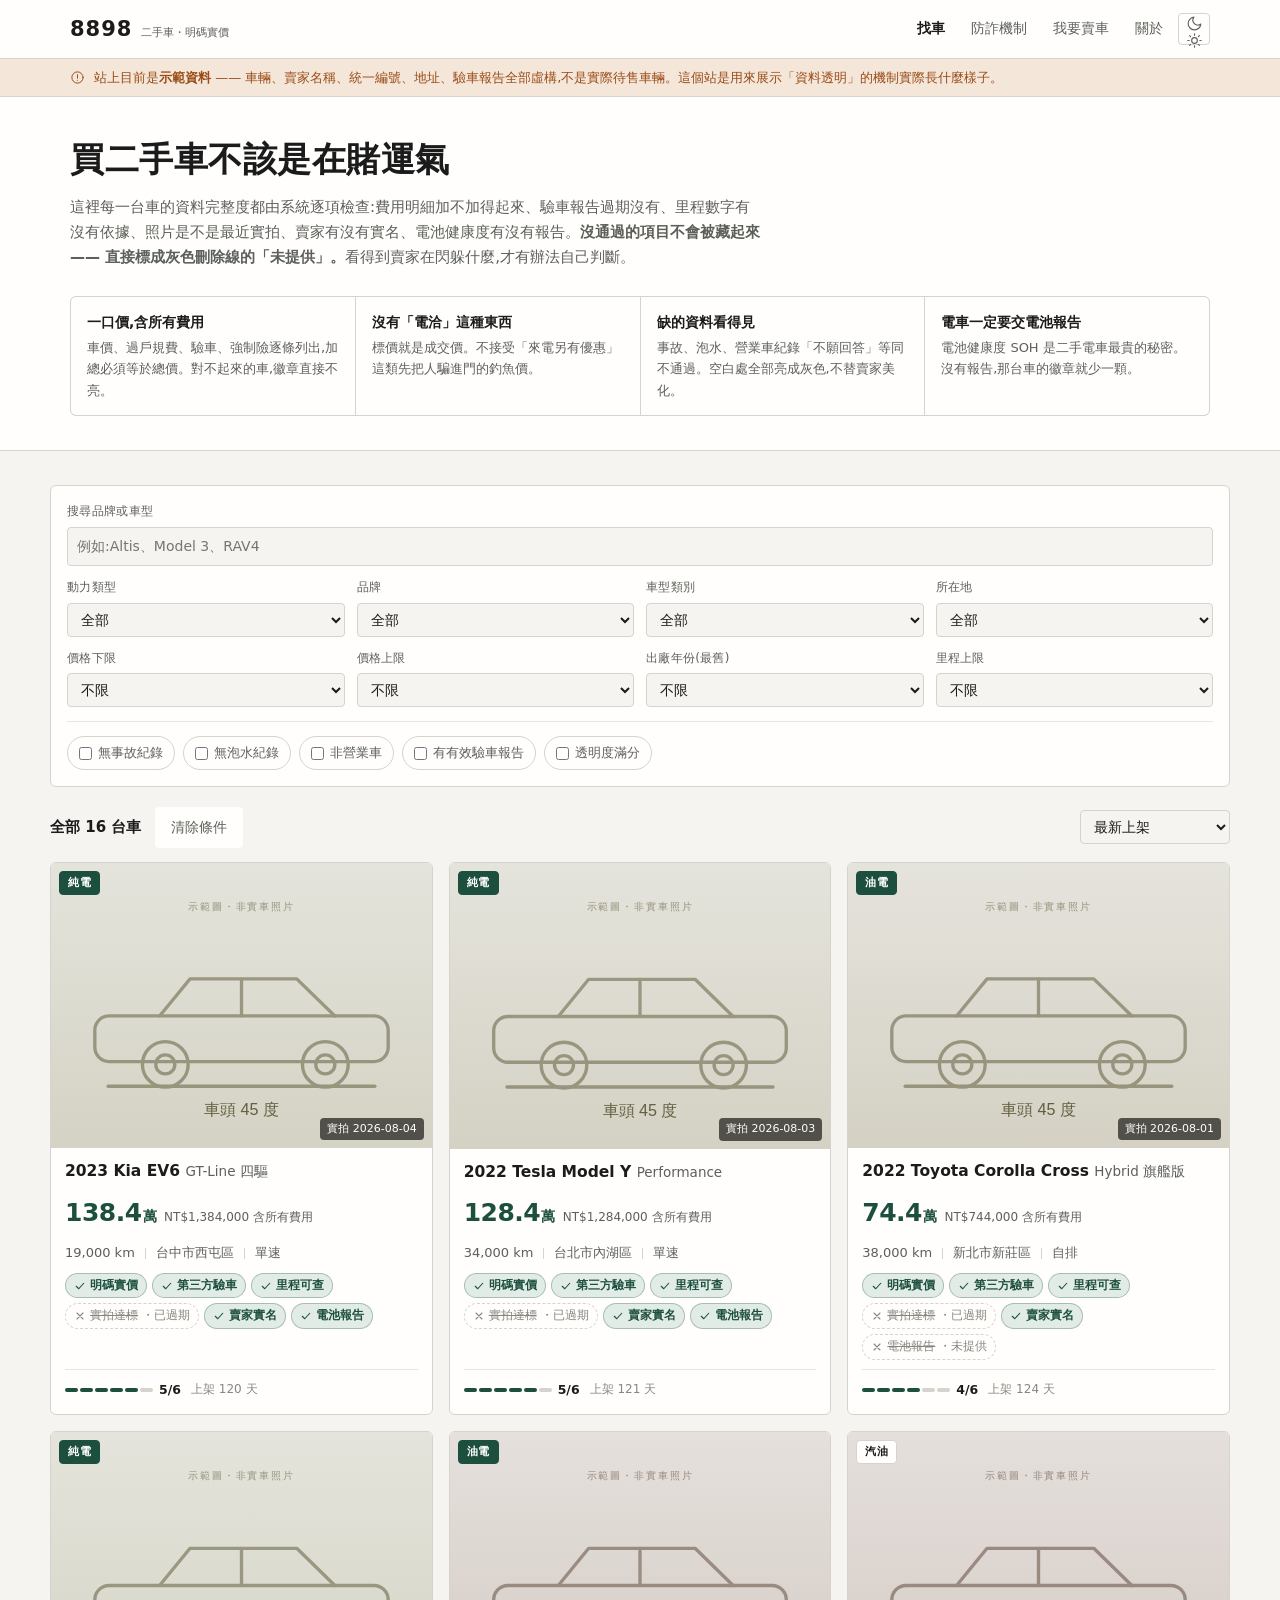
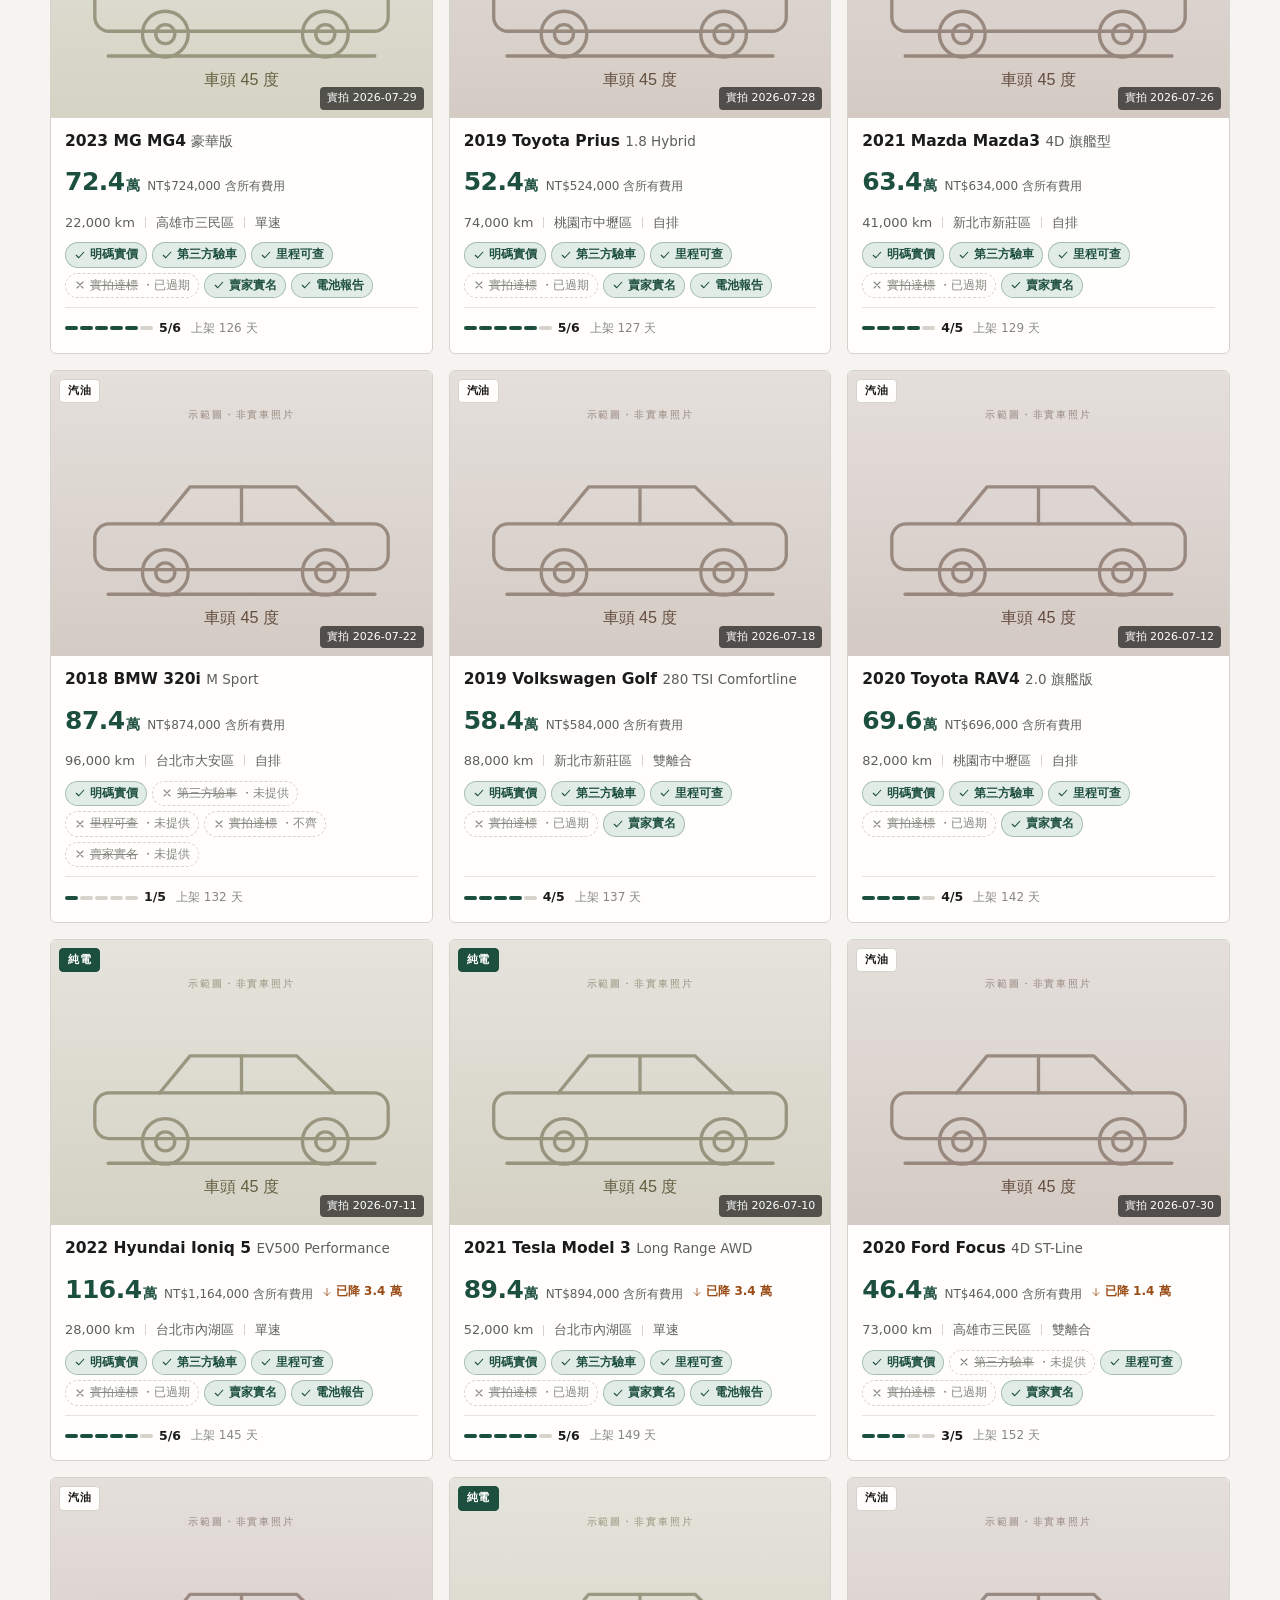
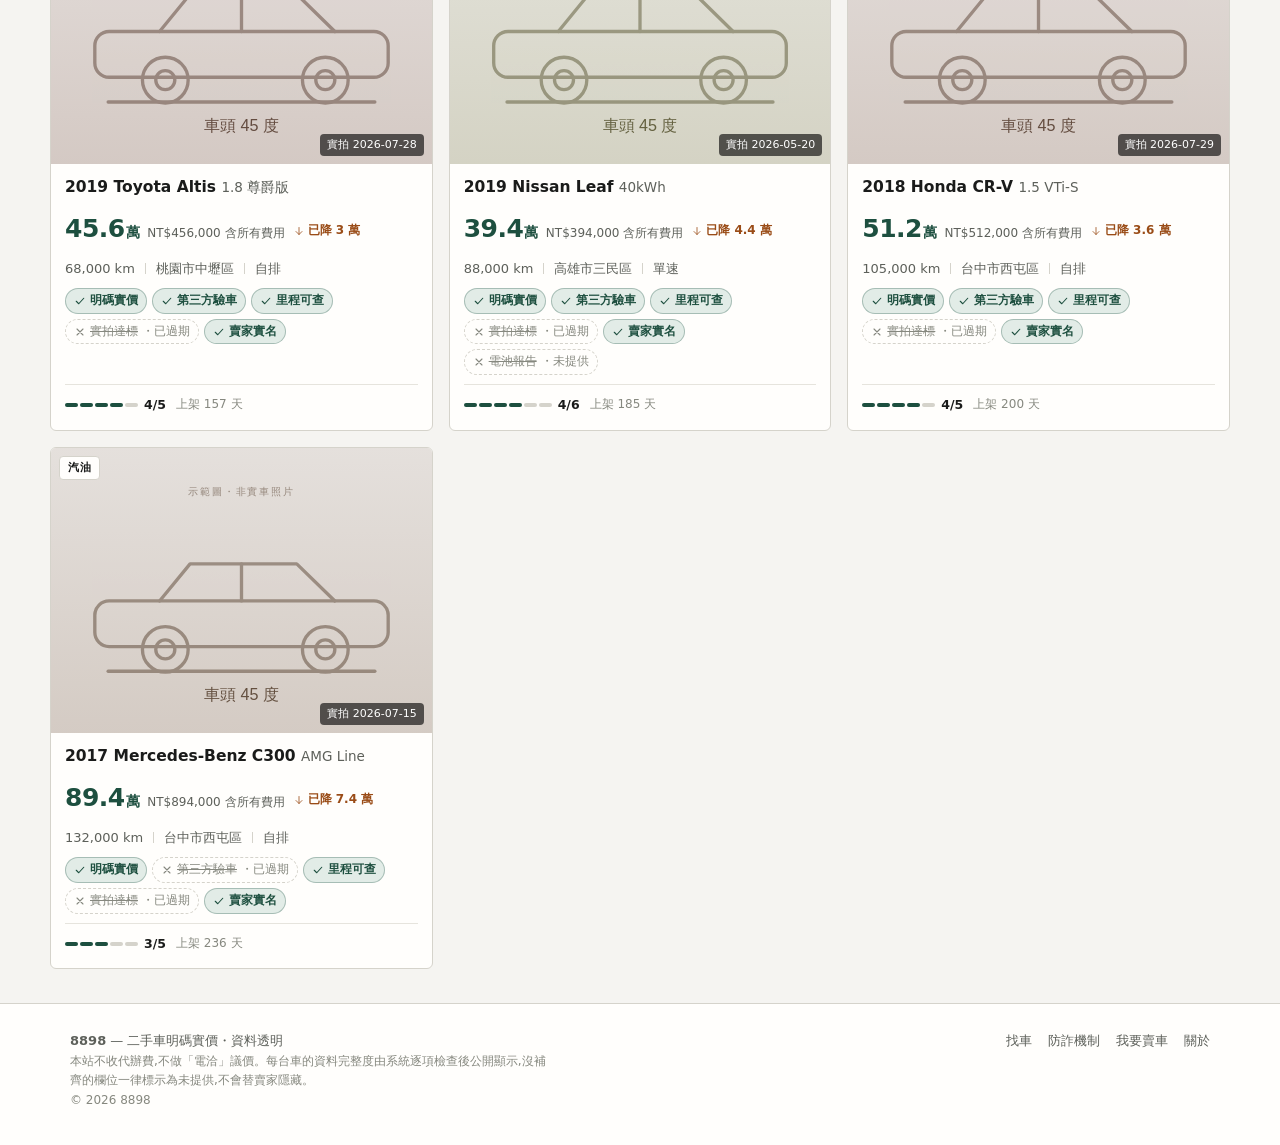
<file: index.html>
<!DOCTYPE html>
<html lang="zh-Hant-TW">
<head>
<meta charset="utf-8">
<meta name="viewport" content="width=device-width, initial-scale=1">
<title>8898 — 二手車明碼實價・資料透明|油車與電動車</title>
<meta name="description" content="每台車的費用明細、驗車報告、里程來源、實拍照、賣家實名、電池健康度都逐項公開檢查。沒補齊的資料不會被藏起來,直接標示為未提供。">
<meta name="color-scheme" content="light dark">
<meta name="theme-color" content="#f5f4f1" media="(prefers-color-scheme: light)">
<meta name="theme-color" content="#131512" media="(prefers-color-scheme: dark)">
<link rel="icon" href="data:image/svg+xml,%3Csvg xmlns='http://www.w3.org/2000/svg' viewBox='0 0 64 64'%3E%3Crect width='64' height='64' rx='13' fill='%231d4f3f'/%3E%3Ctext x='32' y='44' font-family='sans-serif' font-size='29' font-weight='700' fill='%23ffffff' text-anchor='middle'%3E88%3C/text%3E%3C/svg%3E">
<link rel="stylesheet" href="assets/style.css?v=20260809">
<script>
  /* 在第一次繪製前套上主題,避免深色模式重整時閃一下白畫面 */
  (function () {
    try {
      var t = localStorage.getItem('theme8898');
      if (t) document.documentElement.setAttribute('data-theme', t);
    } catch (e) { /* 無痕模式會擋 localStorage,忽略 */ }
  })();
</script>
</head>
<body>

<header class="site-head">
  <div class="wrap">
    <a class="logo" href="index.html">8898<em>二手車・明碼實價</em></a>
    <nav class="site-nav">
      <a href="index.html" aria-current="page">找車</a>
      <a href="how-it-works/index.html">防詐機制</a>
      <a href="sell/index.html">我要賣車</a>
      <a href="about/index.html">關於</a>
      <button class="icon-btn" data-theme-toggle type="button" aria-label="切換深淺色">
        <svg class="ico moon" viewBox="0 0 24 24" aria-hidden="true"><path d="M21 12.8A9 9 0 1 1 11.2 3a7 7 0 0 0 9.8 9.8Z"/></svg>
        <svg class="ico sun" viewBox="0 0 24 24" aria-hidden="true"><circle cx="12" cy="12" r="4"/><path d="M12 2.5v2M12 19.5v2M2.5 12h2M19.5 12h2M5.1 5.1l1.4 1.4M17.5 17.5l1.4 1.4M18.9 5.1l-1.4 1.4M6.5 17.5l-1.4 1.4"/></svg>
      </button>
    </nav>
  </div>
</header>

<div class="demo-banner" data-demo-banner hidden>
  <div class="wrap">
    <svg class="ico" viewBox="0 0 24 24" aria-hidden="true"><circle cx="12" cy="12" r="9"/><path d="M12 7.5v5.5M12 16.5v.01"/></svg>
    <p>站上目前是<strong>示範資料</strong> —— 車輛、賣家名稱、統一編號、地址、驗車報告全部虛構,不是實際待售車輛。這個站是用來展示「資料透明」的機制實際長什麼樣子。</p>
  </div>
</div>

<section class="hero">
  <div class="wrap">
    <h1>買二手車不該是在賭運氣</h1>
    <p>
      這裡每一台車的資料完整度都由系統逐項檢查:費用明細加不加得起來、驗車報告過期沒有、里程數字有沒有依據、照片是不是最近實拍、賣家有沒有實名、電池健康度有沒有報告。<strong>沒通過的項目不會被藏起來 —— 直接標成灰色刪除線的「未提供」。</strong>看得到賣家在閃躲什麼,才有辦法自己判斷。
    </p>

    <dl class="pledge">
      <div>
        <dt>一口價,含所有費用</dt>
        <dd>車價、過戶規費、驗車、強制險逐條列出,加總必須等於總價。對不起來的車,徽章直接不亮。</dd>
      </div>
      <div>
        <dt>沒有「電洽」這種東西</dt>
        <dd>標價就是成交價。不接受「來電另有優惠」這類先把人騙進門的釣魚價。</dd>
      </div>
      <div>
        <dt>缺的資料看得見</dt>
        <dd>事故、泡水、營業車紀錄「不願回答」等同不通過。空白處全部亮成灰色,不替賣家美化。</dd>
      </div>
      <div>
        <dt>電車一定要交電池報告</dt>
        <dd>電池健康度 SOH 是二手電車最貴的秘密。沒有報告,那台車的徽章就少一顆。</dd>
      </div>
    </dl>
  </div>
</section>

<main class="wrap section">

  <form class="filters" id="filters" autocomplete="off">
    <div class="filter-row">
      <div class="field field-wide">
        <label for="f-q">搜尋品牌或車型</label>
        <input type="search" id="f-q" name="q" placeholder="例如:Altis、Model 3、RAV4">
      </div>
    </div>

    <div class="filter-row">
      <div class="field">
        <label for="f-power">動力類型</label>
        <select id="f-power" name="power">
          <option value="">全部</option>
          <option value="gas">汽油</option>
          <option value="hybrid">油電</option>
          <option value="phev">插電式油電</option>
          <option value="ev">純電</option>
        </select>
      </div>
      <div class="field">
        <label for="f-brand">品牌</label>
        <select id="f-brand" name="brand"><option value="">全部</option></select>
      </div>
      <div class="field">
        <label for="f-category">車型類別</label>
        <select id="f-category" name="category"><option value="">全部</option></select>
      </div>
      <div class="field">
        <label for="f-location">所在地</label>
        <select id="f-location" name="loc"><option value="">全部</option></select>
      </div>
    </div>

    <div class="filter-row">
      <div class="field">
        <label for="f-pmin">價格下限</label>
        <select id="f-pmin" name="pmin">
          <option value="">不限</option>
          <option value="400000">40 萬</option>
          <option value="600000">60 萬</option>
          <option value="800000">80 萬</option>
          <option value="1000000">100 萬</option>
        </select>
      </div>
      <div class="field">
        <label for="f-pmax">價格上限</label>
        <select id="f-pmax" name="pmax">
          <option value="">不限</option>
          <option value="500000">50 萬</option>
          <option value="700000">70 萬</option>
          <option value="900000">90 萬</option>
          <option value="1200000">120 萬</option>
          <option value="1500000">150 萬</option>
        </select>
      </div>
      <div class="field">
        <label for="f-year">出廠年份(最舊)</label>
        <select id="f-year" name="year">
          <option value="">不限</option>
          <option value="2017">2017 年後</option>
          <option value="2019">2019 年後</option>
          <option value="2021">2021 年後</option>
          <option value="2022">2022 年後</option>
        </select>
      </div>
      <div class="field">
        <label for="f-km">里程上限</label>
        <select id="f-km" name="km">
          <option value="">不限</option>
          <option value="30000">3 萬公里</option>
          <option value="50000">5 萬公里</option>
          <option value="80000">8 萬公里</option>
          <option value="100000">10 萬公里</option>
        </select>
      </div>
    </div>

    <div class="checks">
      <label class="check"><input type="checkbox" name="noacc"><span>無事故紀錄</span></label>
      <label class="check"><input type="checkbox" name="noflood"><span>無泡水紀錄</span></label>
      <label class="check"><input type="checkbox" name="nocom"><span>非營業車</span></label>
      <label class="check"><input type="checkbox" name="insp"><span>有有效驗車報告</span></label>
      <label class="check"><input type="checkbox" name="perfect"><span>透明度滿分</span></label>
    </div>

    <div class="ev-filters" id="ev-filters" hidden>
      <p>電車專屬條件</p>
      <div class="filter-row">
        <div class="field">
          <label for="f-soh">電池健康度 SOH(最低)</label>
          <select id="f-soh" name="soh">
            <option value="">不限</option>
            <option value="90">90% 以上</option>
            <option value="93">93% 以上</option>
            <option value="95">95% 以上</option>
          </select>
        </div>
        <div class="field">
          <label for="f-range">實測續航(最低)</label>
          <select id="f-range" name="range">
            <option value="">不限</option>
            <option value="300">300 km 以上</option>
            <option value="400">400 km 以上</option>
            <option value="450">450 km 以上</option>
          </select>
        </div>
        <div class="field">
          <label for="f-port">充電規格</label>
          <select id="f-port" name="port">
            <option value="">不限</option>
            <option value="CCS2">CCS2</option>
            <option value="TPC">TPC(特斯拉)</option>
            <option value="CHAdeMO">CHAdeMO</option>
          </select>
        </div>
      </div>
    </div>
  </form>

  <div class="result-bar">
    <span class="count" id="count">—</span>
    <button class="btn btn-ghost" type="button" id="reset">清除條件</button>
    <div class="spacer"></div>
    <div class="field">
      <label class="sr-only" for="f-sort">排序方式</label>
      <select id="f-sort" name="sort">
        <option value="new">最新上架</option>
        <option value="price-asc">價格低到高</option>
        <option value="price-desc">價格高到低</option>
        <option value="km-asc">里程低到高</option>
        <option value="score">透明度高到低</option>
      </select>
    </div>
  </div>

  <div class="car-grid" id="grid"></div>

  <div class="empty" id="empty" hidden>
    <p>沒有符合條件的車。</p>
    <button class="btn" type="button" id="reset2">清除所有條件</button>
  </div>

</main>

<footer class="site-foot">
  <div class="wrap">
    <div>
      <p><strong>8898</strong> — 二手車明碼實價・資料透明</p>
      <p class="disclaimer">
        本站不收代辦費,不做「電洽」議價。每台車的資料完整度由系統逐項檢查後公開顯示,沒補齊的欄位一律標示為未提供,不會替賣家隱藏。
      </p>
      <p class="tiny faint">© <span data-year></span> 8898</p>
    </div>
    <nav>
      <a href="index.html">找車</a>
      <a href="how-it-works/index.html">防詐機制</a>
      <a href="sell/index.html">我要賣車</a>
      <a href="about/index.html">關於</a>
    </nav>
  </div>
</footer>

<script src="data/cars.js?v=20260809"></script>
<script src="assets/core.js?v=20260809"></script>
<script src="assets/list.js?v=20260809"></script>
</body>
</html>
</file>
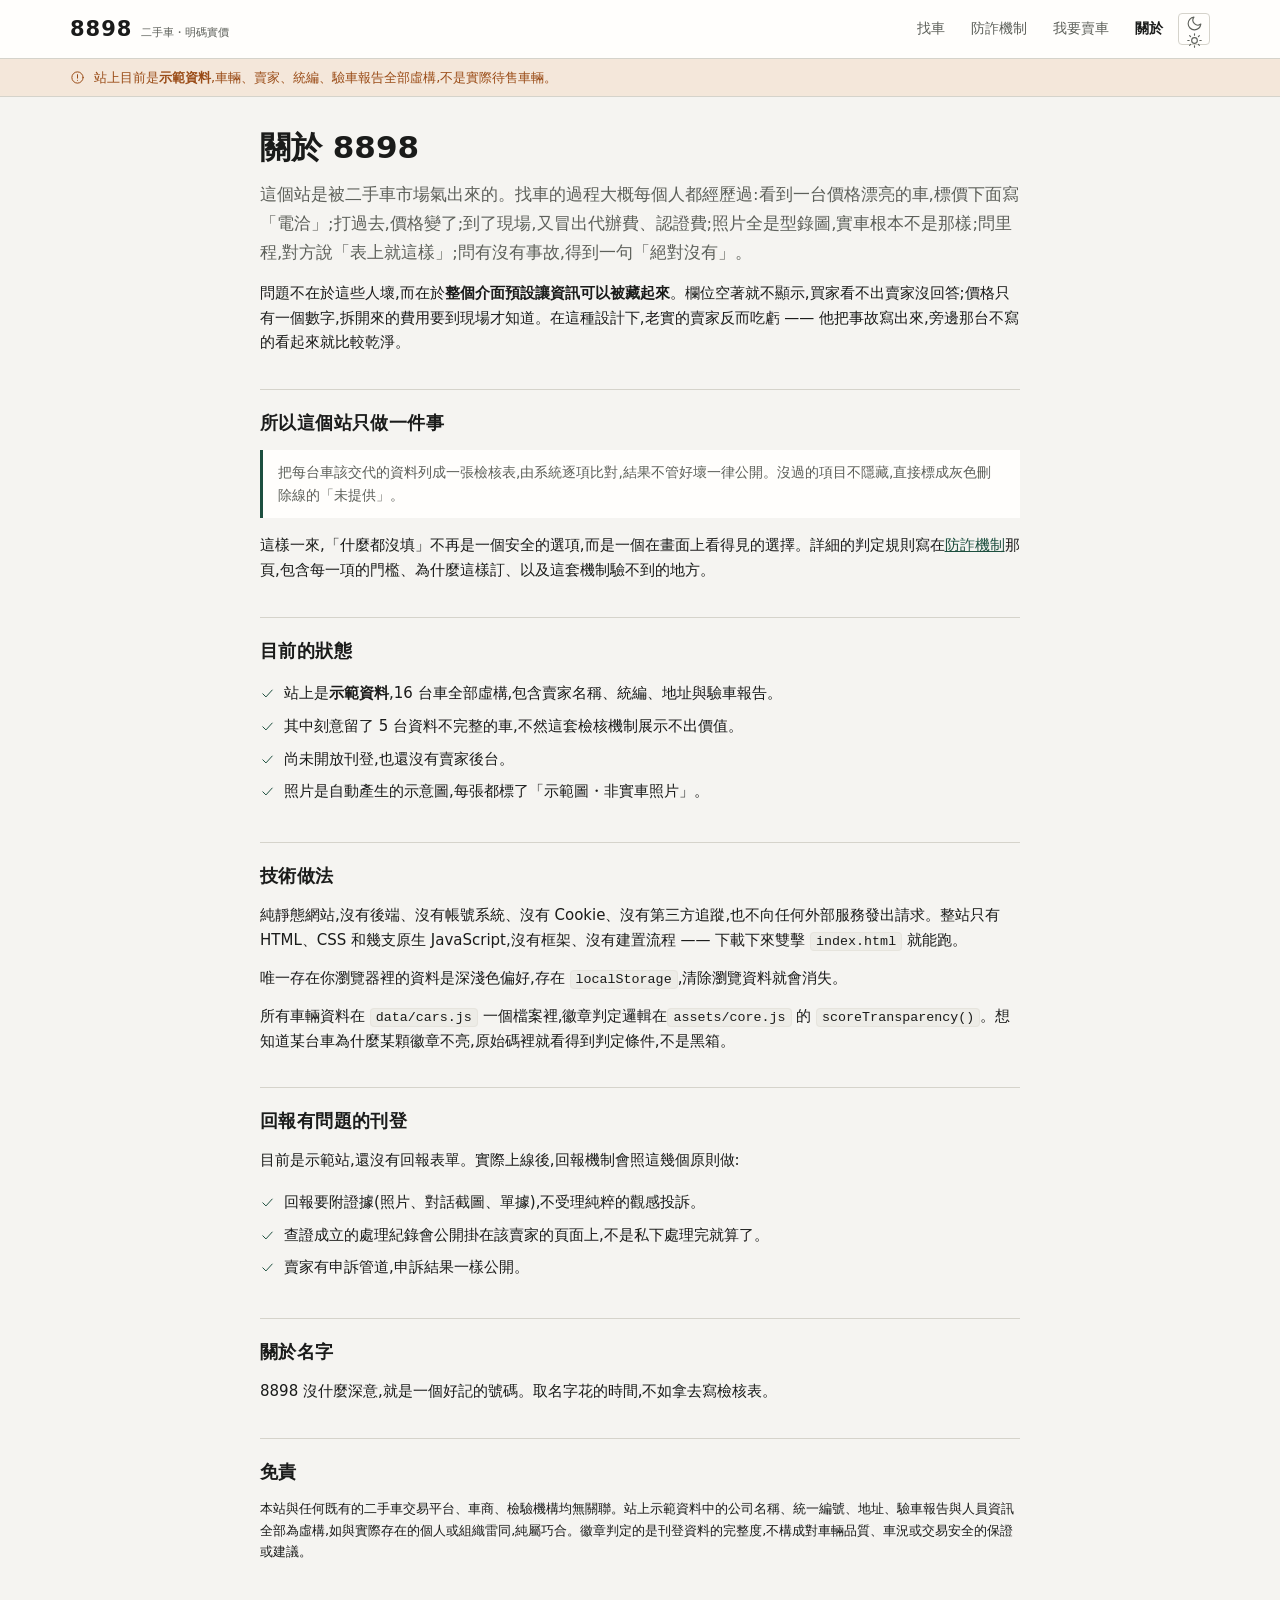
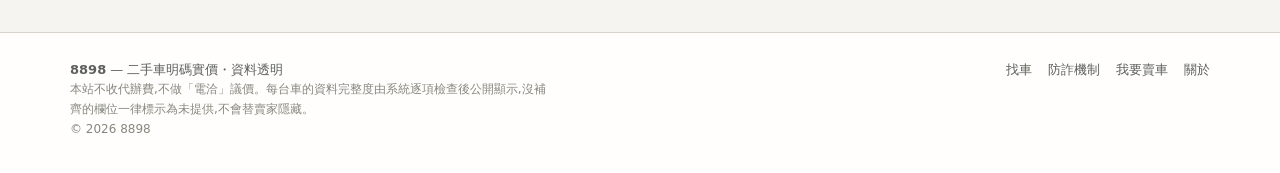
<file: about/index.html>
<!DOCTYPE html>
<html lang="zh-Hant-TW">
<head>
<meta charset="utf-8">
<meta name="viewport" content="width=device-width, initial-scale=1">
<title>關於 8898</title>
<meta name="description" content="為什麼做這個站、目前的狀態、技術做法,以及怎麼回報有問題的刊登。">
<meta name="color-scheme" content="light dark">
<meta name="theme-color" content="#f5f4f1" media="(prefers-color-scheme: light)">
<meta name="theme-color" content="#131512" media="(prefers-color-scheme: dark)">
<link rel="icon" href="data:image/svg+xml,%3Csvg xmlns='http://www.w3.org/2000/svg' viewBox='0 0 64 64'%3E%3Crect width='64' height='64' rx='13' fill='%231d4f3f'/%3E%3Ctext x='32' y='44' font-family='sans-serif' font-size='29' font-weight='700' fill='%23ffffff' text-anchor='middle'%3E88%3C/text%3E%3C/svg%3E">
<link rel="stylesheet" href="../assets/style.css?v=20260809">
<script>
  (function () {
    try {
      var t = localStorage.getItem('theme8898');
      if (t) document.documentElement.setAttribute('data-theme', t);
    } catch (e) {}
  })();
</script>
</head>
<body>

<header class="site-head">
  <div class="wrap">
    <a class="logo" href="../index.html">8898<em>二手車・明碼實價</em></a>
    <nav class="site-nav">
      <a href="../index.html">找車</a>
      <a href="../how-it-works/index.html">防詐機制</a>
      <a href="../sell/index.html">我要賣車</a>
      <a href="../about/index.html" aria-current="page">關於</a>
      <button class="icon-btn" data-theme-toggle type="button" aria-label="切換深淺色">
        <svg class="ico moon" viewBox="0 0 24 24" aria-hidden="true"><path d="M21 12.8A9 9 0 1 1 11.2 3a7 7 0 0 0 9.8 9.8Z"/></svg>
        <svg class="ico sun" viewBox="0 0 24 24" aria-hidden="true"><circle cx="12" cy="12" r="4"/><path d="M12 2.5v2M12 19.5v2M2.5 12h2M19.5 12h2M5.1 5.1l1.4 1.4M17.5 17.5l1.4 1.4M18.9 5.1l-1.4 1.4M6.5 17.5l-1.4 1.4"/></svg>
      </button>
    </nav>
  </div>
</header>

<div class="demo-banner" data-demo-banner hidden>
  <div class="wrap">
    <svg class="ico" viewBox="0 0 24 24" aria-hidden="true"><circle cx="12" cy="12" r="9"/><path d="M12 7.5v5.5M12 16.5v.01"/></svg>
    <p>站上目前是<strong>示範資料</strong>,車輛、賣家、統編、驗車報告全部虛構,不是實際待售車輛。</p>
  </div>
</div>

<main class="wrap-narrow prose">

  <h1>關於 8898</h1>

  <p class="lead">
    這個站是被二手車市場氣出來的。找車的過程大概每個人都經歷過:看到一台價格漂亮的車,標價下面寫「電洽」;打過去,價格變了;到了現場,又冒出代辦費、認證費;照片全是型錄圖,實車根本不是那樣;問里程,對方說「表上就這樣」;問有沒有事故,得到一句「絕對沒有」。
  </p>

  <p>
    問題不在於這些人壞,而在於<strong>整個介面預設讓資訊可以被藏起來</strong>。欄位空著就不顯示,買家看不出賣家沒回答;價格只有一個數字,拆開來的費用要到現場才知道。在這種設計下,老實的賣家反而吃虧 —— 他把事故寫出來,旁邊那台不寫的看起來就比較乾淨。
  </p>

  <h2>所以這個站只做一件事</h2>
  <blockquote>
    把每台車該交代的資料列成一張檢核表,由系統逐項比對,結果不管好壞一律公開。沒過的項目不隱藏,直接標成灰色刪除線的「未提供」。
  </blockquote>
  <p>
    這樣一來,「什麼都沒填」不再是一個安全的選項,而是一個在畫面上看得見的選擇。詳細的判定規則寫在<a href="../how-it-works/index.html">防詐機制</a>那頁,包含每一項的門檻、為什麼這樣訂、以及這套機制驗不到的地方。
  </p>

  <h2>目前的狀態</h2>
  <ul class="bullets">
    <li><svg class="ico" viewBox="0 0 24 24"><path d="M4.5 12.5l5 5L19.5 6.5"/></svg><span>站上是<strong>示範資料</strong>,16 台車全部虛構,包含賣家名稱、統編、地址與驗車報告。</span></li>
    <li><svg class="ico" viewBox="0 0 24 24"><path d="M4.5 12.5l5 5L19.5 6.5"/></svg><span>其中刻意留了 5 台資料不完整的車,不然這套檢核機制展示不出價值。</span></li>
    <li><svg class="ico" viewBox="0 0 24 24"><path d="M4.5 12.5l5 5L19.5 6.5"/></svg><span>尚未開放刊登,也還沒有賣家後台。</span></li>
    <li><svg class="ico" viewBox="0 0 24 24"><path d="M4.5 12.5l5 5L19.5 6.5"/></svg><span>照片是自動產生的示意圖,每張都標了「示範圖・非實車照片」。</span></li>
  </ul>

  <h2>技術做法</h2>
  <p>
    純靜態網站,沒有後端、沒有帳號系統、沒有 Cookie、沒有第三方追蹤,也不向任何外部服務發出請求。整站只有 HTML、CSS 和幾支原生 JavaScript,沒有框架、沒有建置流程 —— 下載下來雙擊 <code>index.html</code> 就能跑。
  </p>
  <p>
    唯一存在你瀏覽器裡的資料是深淺色偏好,存在 <code>localStorage</code>,清除瀏覽資料就會消失。
  </p>
  <p>
    所有車輛資料在 <code>data/cars.js</code> 一個檔案裡,徽章判定邏輯在<code>assets/core.js</code> 的 <code>scoreTransparency()</code>。想知道某台車為什麼某顆徽章不亮,原始碼裡就看得到判定條件,不是黑箱。
  </p>

  <h2 id="report">回報有問題的刊登</h2>
  <p>
    目前是示範站,還沒有回報表單。實際上線後,回報機制會照這幾個原則做:
  </p>
  <ul class="bullets">
    <li><svg class="ico" viewBox="0 0 24 24"><path d="M4.5 12.5l5 5L19.5 6.5"/></svg><span>回報要附證據(照片、對話截圖、單據),不受理純粹的觀感投訴。</span></li>
    <li><svg class="ico" viewBox="0 0 24 24"><path d="M4.5 12.5l5 5L19.5 6.5"/></svg><span>查證成立的處理紀錄會公開掛在該賣家的頁面上,不是私下處理完就算了。</span></li>
    <li><svg class="ico" viewBox="0 0 24 24"><path d="M4.5 12.5l5 5L19.5 6.5"/></svg><span>賣家有申訴管道,申訴結果一樣公開。</span></li>
  </ul>

  <h2>關於名字</h2>
  <p>
    8898 沒什麼深意,就是一個好記的號碼。取名字花的時間,不如拿去寫檢核表。
  </p>

  <h2>免責</h2>
  <p class="small muted">
    本站與任何既有的二手車交易平台、車商、檢驗機構均無關聯。站上示範資料中的公司名稱、統一編號、地址、驗車報告與人員資訊全部為虛構,如與實際存在的個人或組織雷同,純屬巧合。徽章判定的是刊登資料的完整度,不構成對車輛品質、車況或交易安全的保證或建議。
  </p>

</main>

<footer class="site-foot">
  <div class="wrap">
    <div>
      <p><strong>8898</strong> — 二手車明碼實價・資料透明</p>
      <p class="disclaimer">
        本站不收代辦費,不做「電洽」議價。每台車的資料完整度由系統逐項檢查後公開顯示,沒補齊的欄位一律標示為未提供,不會替賣家隱藏。
      </p>
      <p class="tiny faint">© <span data-year></span> 8898</p>
    </div>
    <nav>
      <a href="../index.html">找車</a>
      <a href="../how-it-works/index.html">防詐機制</a>
      <a href="../sell/index.html">我要賣車</a>
      <a href="../about/index.html">關於</a>
    </nav>
  </div>
</footer>

<script src="../data/cars.js?v=20260809"></script>
<script src="../assets/core.js?v=20260809"></script>
</body>
</html>
</file>
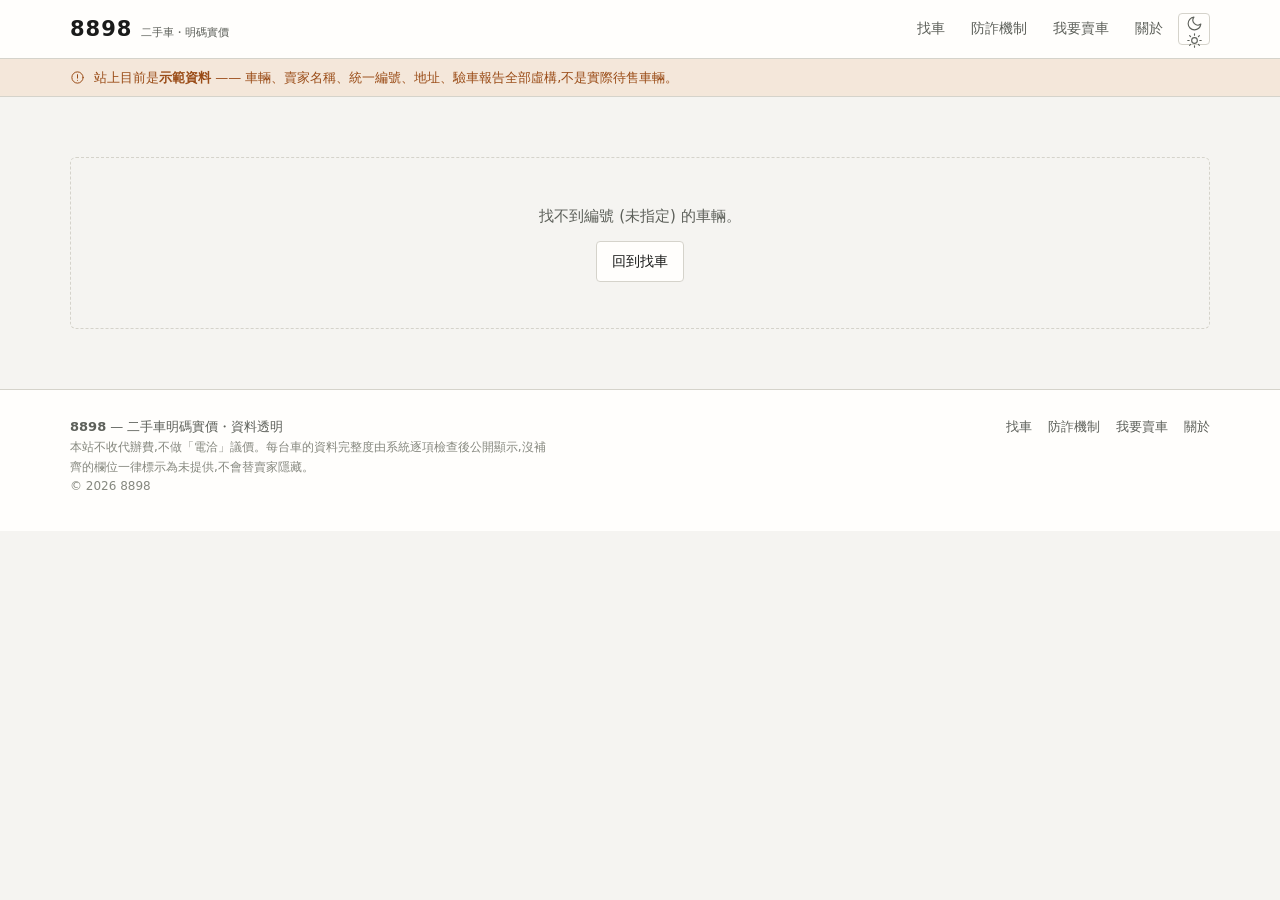
<file: car/index.html>
<!DOCTYPE html>
<html lang="zh-Hant-TW">
<head>
<meta charset="utf-8">
<meta name="viewport" content="width=device-width, initial-scale=1">
<title>車輛詳情 — 8898</title>
<meta name="description" content="車輛費用明細、價格變動紀錄、車輛履歷、電池健康度與透明度檢核表。">
<meta name="robots" content="noindex">
<meta name="color-scheme" content="light dark">
<meta name="theme-color" content="#f5f4f1" media="(prefers-color-scheme: light)">
<meta name="theme-color" content="#131512" media="(prefers-color-scheme: dark)">
<link rel="icon" href="data:image/svg+xml,%3Csvg xmlns='http://www.w3.org/2000/svg' viewBox='0 0 64 64'%3E%3Crect width='64' height='64' rx='13' fill='%231d4f3f'/%3E%3Ctext x='32' y='44' font-family='sans-serif' font-size='29' font-weight='700' fill='%23ffffff' text-anchor='middle'%3E88%3C/text%3E%3C/svg%3E">
<link rel="stylesheet" href="../assets/style.css?v=20260809">
<script>
  (function () {
    try {
      var t = localStorage.getItem('theme8898');
      if (t) document.documentElement.setAttribute('data-theme', t);
    } catch (e) {}
  })();
</script>
</head>
<body>

<header class="site-head">
  <div class="wrap">
    <a class="logo" href="../index.html">8898<em>二手車・明碼實價</em></a>
    <nav class="site-nav">
      <a href="../index.html">找車</a>
      <a href="../how-it-works/index.html">防詐機制</a>
      <a href="../sell/index.html">我要賣車</a>
      <a href="../about/index.html">關於</a>
      <button class="icon-btn" data-theme-toggle type="button" aria-label="切換深淺色">
        <svg class="ico moon" viewBox="0 0 24 24" aria-hidden="true"><path d="M21 12.8A9 9 0 1 1 11.2 3a7 7 0 0 0 9.8 9.8Z"/></svg>
        <svg class="ico sun" viewBox="0 0 24 24" aria-hidden="true"><circle cx="12" cy="12" r="4"/><path d="M12 2.5v2M12 19.5v2M2.5 12h2M19.5 12h2M5.1 5.1l1.4 1.4M17.5 17.5l1.4 1.4M18.9 5.1l-1.4 1.4M6.5 17.5l-1.4 1.4"/></svg>
      </button>
    </nav>
  </div>
</header>

<div class="demo-banner" data-demo-banner hidden>
  <div class="wrap">
    <svg class="ico" viewBox="0 0 24 24" aria-hidden="true"><circle cx="12" cy="12" r="9"/><path d="M12 7.5v5.5M12 16.5v.01"/></svg>
    <p>站上目前是<strong>示範資料</strong> —— 車輛、賣家名稱、統一編號、地址、驗車報告全部虛構,不是實際待售車輛。</p>
  </div>
</div>

<main class="wrap" id="main"></main>

<footer class="site-foot">
  <div class="wrap">
    <div>
      <p><strong>8898</strong> — 二手車明碼實價・資料透明</p>
      <p class="disclaimer">
        本站不收代辦費,不做「電洽」議價。每台車的資料完整度由系統逐項檢查後公開顯示,沒補齊的欄位一律標示為未提供,不會替賣家隱藏。
      </p>
      <p class="tiny faint">© <span data-year></span> 8898</p>
    </div>
    <nav>
      <a href="../index.html">找車</a>
      <a href="../how-it-works/index.html">防詐機制</a>
      <a href="../sell/index.html">我要賣車</a>
      <a href="../about/index.html">關於</a>
    </nav>
  </div>
</footer>

<script src="../data/cars.js?v=20260809"></script>
<script src="../assets/core.js?v=20260809"></script>
<script src="../assets/detail.js?v=20260809"></script>
</body>
</html>
</file>
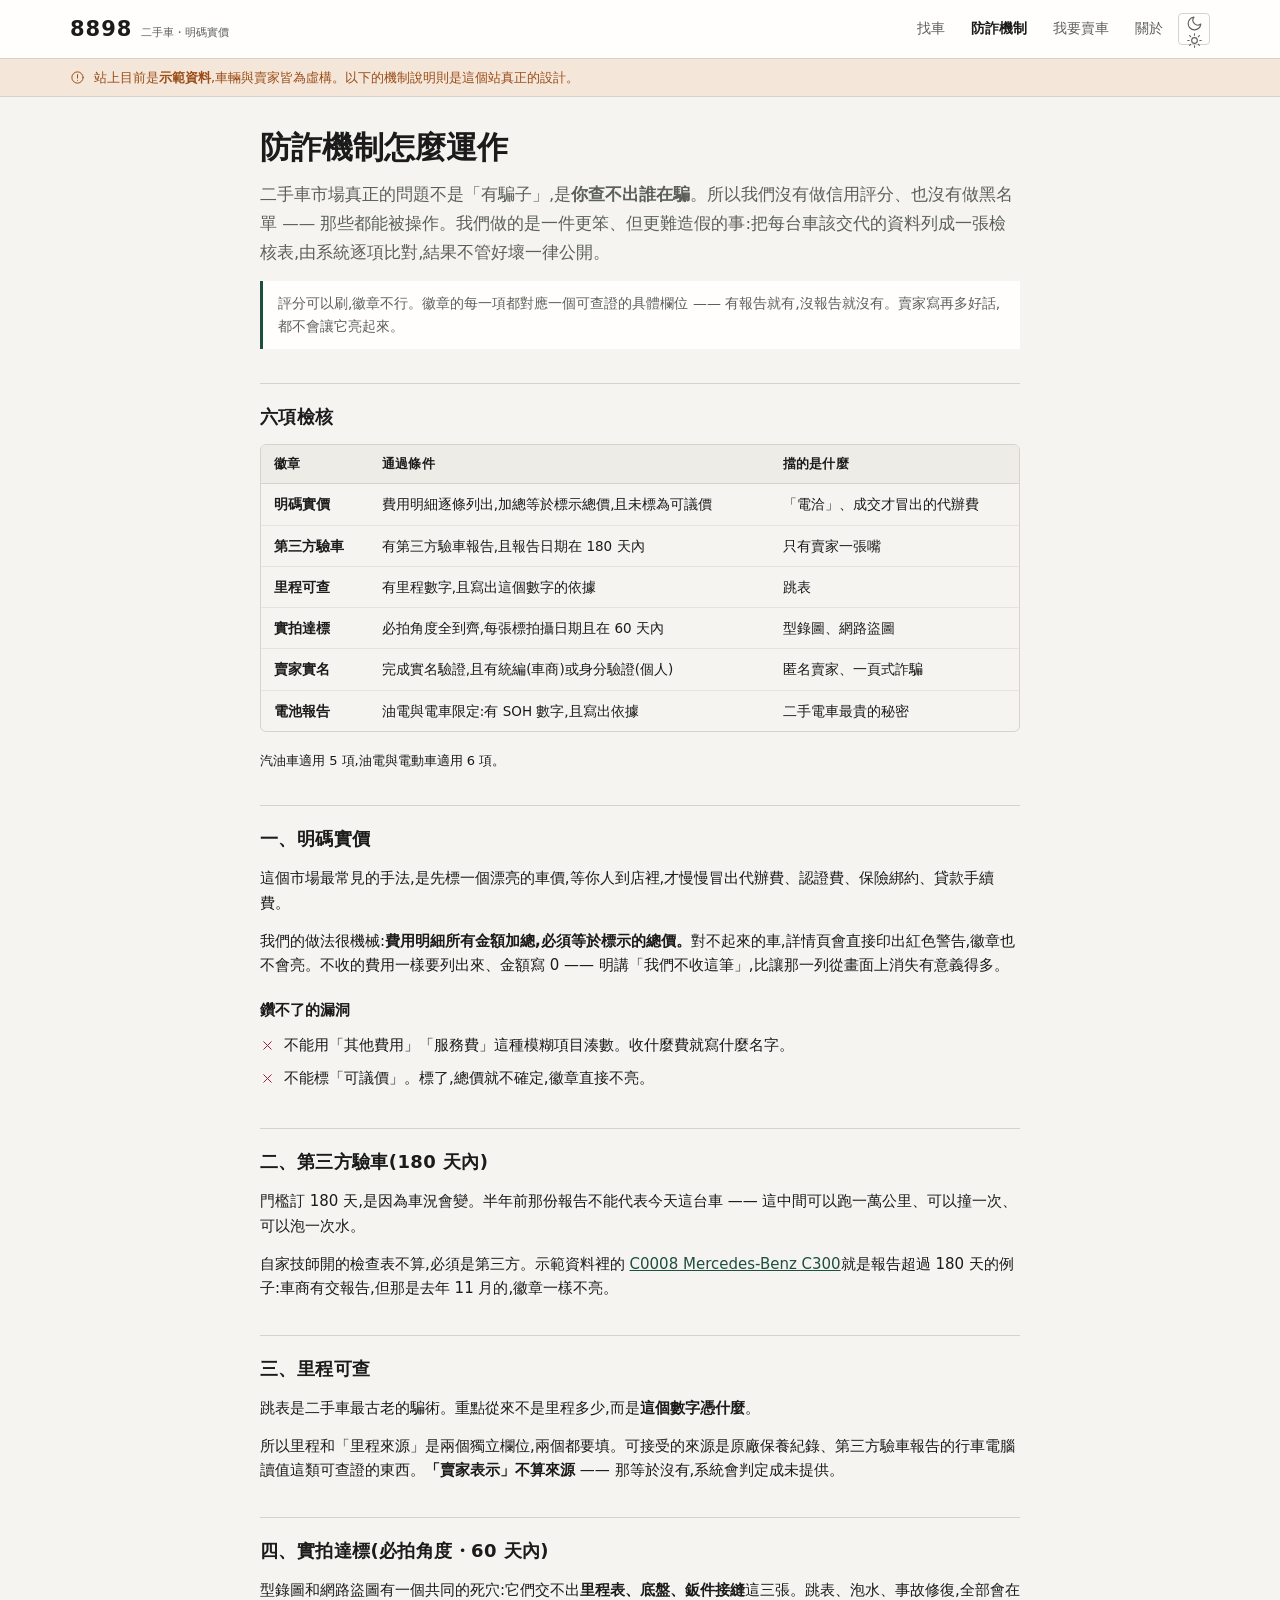
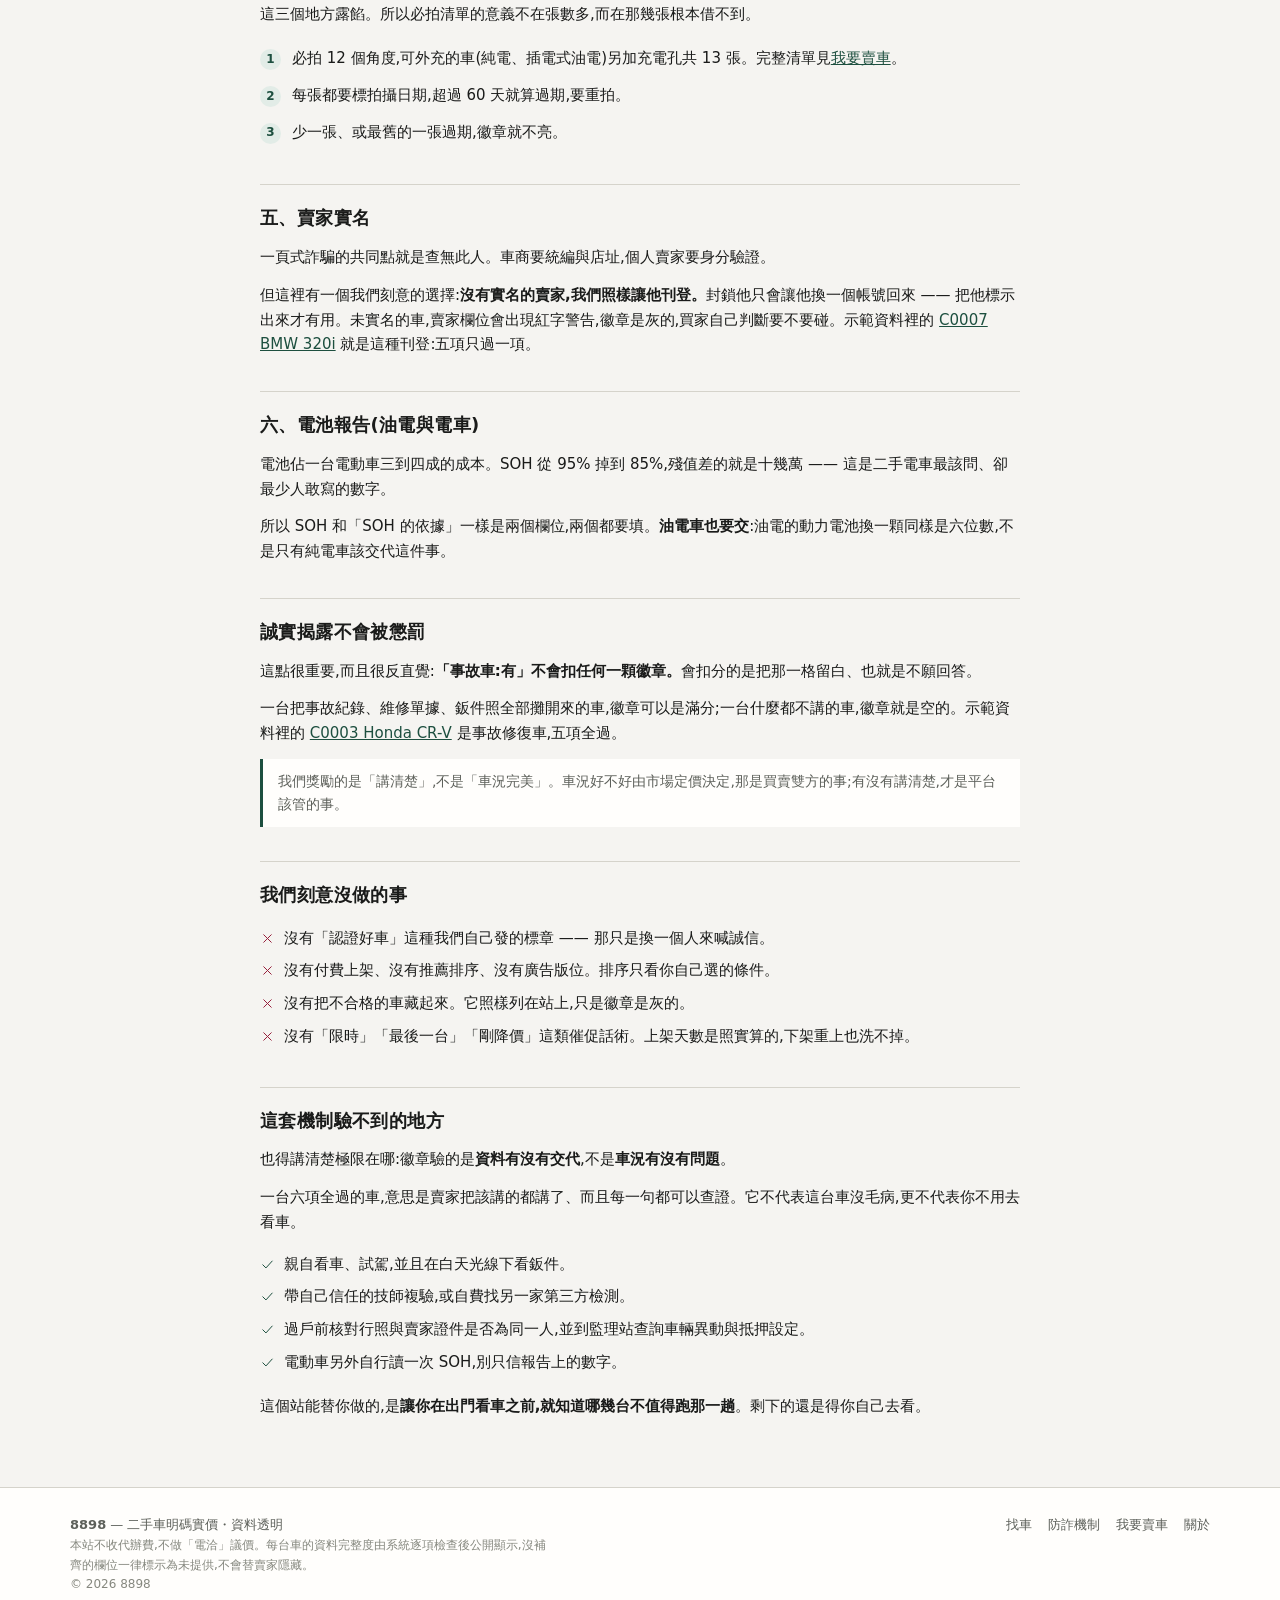
<file: how-it-works/index.html>
<!DOCTYPE html>
<html lang="zh-Hant-TW">
<head>
<meta charset="utf-8">
<meta name="viewport" content="width=device-width, initial-scale=1">
<title>防詐機制怎麼運作 — 8898</title>
<meta name="description" content="六項透明度檢核的判定門檻、為什麼這樣訂、賣家不能怎麼鑽漏洞,以及這套機制驗不到的地方。">
<meta name="color-scheme" content="light dark">
<meta name="theme-color" content="#f5f4f1" media="(prefers-color-scheme: light)">
<meta name="theme-color" content="#131512" media="(prefers-color-scheme: dark)">
<link rel="icon" href="data:image/svg+xml,%3Csvg xmlns='http://www.w3.org/2000/svg' viewBox='0 0 64 64'%3E%3Crect width='64' height='64' rx='13' fill='%231d4f3f'/%3E%3Ctext x='32' y='44' font-family='sans-serif' font-size='29' font-weight='700' fill='%23ffffff' text-anchor='middle'%3E88%3C/text%3E%3C/svg%3E">
<link rel="stylesheet" href="../assets/style.css?v=20260809">
<script>
  (function () {
    try {
      var t = localStorage.getItem('theme8898');
      if (t) document.documentElement.setAttribute('data-theme', t);
    } catch (e) {}
  })();
</script>
</head>
<body>

<header class="site-head">
  <div class="wrap">
    <a class="logo" href="../index.html">8898<em>二手車・明碼實價</em></a>
    <nav class="site-nav">
      <a href="../index.html">找車</a>
      <a href="../how-it-works/index.html" aria-current="page">防詐機制</a>
      <a href="../sell/index.html">我要賣車</a>
      <a href="../about/index.html">關於</a>
      <button class="icon-btn" data-theme-toggle type="button" aria-label="切換深淺色">
        <svg class="ico moon" viewBox="0 0 24 24" aria-hidden="true"><path d="M21 12.8A9 9 0 1 1 11.2 3a7 7 0 0 0 9.8 9.8Z"/></svg>
        <svg class="ico sun" viewBox="0 0 24 24" aria-hidden="true"><circle cx="12" cy="12" r="4"/><path d="M12 2.5v2M12 19.5v2M2.5 12h2M19.5 12h2M5.1 5.1l1.4 1.4M17.5 17.5l1.4 1.4M18.9 5.1l-1.4 1.4M6.5 17.5l-1.4 1.4"/></svg>
      </button>
    </nav>
  </div>
</header>

<div class="demo-banner" data-demo-banner hidden>
  <div class="wrap">
    <svg class="ico" viewBox="0 0 24 24" aria-hidden="true"><circle cx="12" cy="12" r="9"/><path d="M12 7.5v5.5M12 16.5v.01"/></svg>
    <p>站上目前是<strong>示範資料</strong>,車輛與賣家皆為虛構。以下的機制說明則是這個站真正的設計。</p>
  </div>
</div>

<main class="wrap-narrow prose">

  <h1>防詐機制怎麼運作</h1>

  <p class="lead">
    二手車市場真正的問題不是「有騙子」,是<strong>你查不出誰在騙</strong>。所以我們沒有做信用評分、也沒有做黑名單 —— 那些都能被操作。我們做的是一件更笨、但更難造假的事:把每台車該交代的資料列成一張檢核表,由系統逐項比對,結果不管好壞一律公開。
  </p>

  <blockquote>
    評分可以刷,徽章不行。徽章的每一項都對應一個可查證的具體欄位 —— 有報告就有,沒報告就沒有。賣家寫再多好話,都不會讓它亮起來。
  </blockquote>

  <h2>六項檢核</h2>

  <div class="rule-table">
    <table>
      <thead><tr><th>徽章</th><th>通過條件</th><th>擋的是什麼</th></tr></thead>
      <tbody>
        <tr><td>明碼實價</td><td>費用明細逐條列出,加總等於標示總價,且未標為可議價</td><td>「電洽」、成交才冒出的代辦費</td></tr>
        <tr><td>第三方驗車</td><td>有第三方驗車報告,且報告日期在 180 天內</td><td>只有賣家一張嘴</td></tr>
        <tr><td>里程可查</td><td>有里程數字,且寫出這個數字的依據</td><td>跳表</td></tr>
        <tr><td>實拍達標</td><td>必拍角度全到齊,每張標拍攝日期且在 60 天內</td><td>型錄圖、網路盜圖</td></tr>
        <tr><td>賣家實名</td><td>完成實名驗證,且有統編(車商)或身分驗證(個人)</td><td>匿名賣家、一頁式詐騙</td></tr>
        <tr><td>電池報告</td><td>油電與電車限定:有 SOH 數字,且寫出依據</td><td>二手電車最貴的秘密</td></tr>
      </tbody>
    </table>
  </div>

  <p class="small muted">汽油車適用 5 項,油電與電動車適用 6 項。</p>

  <h2>一、明碼實價</h2>
  <p>
    這個市場最常見的手法,是先標一個漂亮的車價,等你人到店裡,才慢慢冒出代辦費、認證費、保險綁約、貸款手續費。
  </p>
  <p>
    我們的做法很機械:<strong>費用明細所有金額加總,必須等於標示的總價。</strong>對不起來的車,詳情頁會直接印出紅色警告,徽章也不會亮。不收的費用一樣要列出來、金額寫 0 —— 明講「我們不收這筆」,比讓那一列從畫面上消失有意義得多。
  </p>
  <h3>鑽不了的漏洞</h3>
  <ul class="bullets no">
    <li><svg class="ico" viewBox="0 0 24 24"><path d="M6 6l12 12M18 6L6 18"/></svg><span>不能用「其他費用」「服務費」這種模糊項目湊數。收什麼費就寫什麼名字。</span></li>
    <li><svg class="ico" viewBox="0 0 24 24"><path d="M6 6l12 12M18 6L6 18"/></svg><span>不能標「可議價」。標了,總價就不確定,徽章直接不亮。</span></li>
  </ul>

  <h2>二、第三方驗車(180 天內)</h2>
  <p>
    門檻訂 180 天,是因為車況會變。半年前那份報告不能代表今天這台車 —— 這中間可以跑一萬公里、可以撞一次、可以泡一次水。
  </p>
  <p>
    自家技師開的檢查表不算,必須是第三方。示範資料裡的
    <a href="../car/index.html?id=C0008">C0008 Mercedes-Benz C300</a>就是報告超過 180 天的例子:車商有交報告,但那是去年 11 月的,徽章一樣不亮。
  </p>

  <h2>三、里程可查</h2>
  <p>
    跳表是二手車最古老的騙術。重點從來不是里程多少,而是<strong>這個數字憑什麼</strong>。
  </p>
  <p>
    所以里程和「里程來源」是兩個獨立欄位,兩個都要填。可接受的來源是原廠保養紀錄、第三方驗車報告的行車電腦讀值這類可查證的東西。<strong>「賣家表示」不算來源</strong> —— 那等於沒有,系統會判定成未提供。
  </p>

  <h2>四、實拍達標(必拍角度・60 天內)</h2>
  <p>
    型錄圖和網路盜圖有一個共同的死穴:它們交不出<strong>里程表、底盤、鈑件接縫</strong>這三張。跳表、泡水、事故修復,全部會在這三個地方露餡。所以必拍清單的意義不在張數多,而在那幾張根本借不到。
  </p>
  <ol class="steps">
    <li><span>必拍 12 個角度,可外充的車(純電、插電式油電)另加充電孔共 13 張。完整清單見<a href="../sell/index.html">我要賣車</a>。</span></li>
    <li><span>每張都要標拍攝日期,超過 60 天就算過期,要重拍。</span></li>
    <li><span>少一張、或最舊的一張過期,徽章就不亮。</span></li>
  </ol>

  <h2>五、賣家實名</h2>
  <p>
    一頁式詐騙的共同點就是查無此人。車商要統編與店址,個人賣家要身分驗證。
  </p>
  <p>
    但這裡有一個我們刻意的選擇:<strong>沒有實名的賣家,我們照樣讓他刊登。</strong>封鎖他只會讓他換一個帳號回來 —— 把他標示出來才有用。未實名的車,賣家欄位會出現紅字警告,徽章是灰的,買家自己判斷要不要碰。示範資料裡的 <a href="../car/index.html?id=C0007">C0007 BMW 320i</a> 就是這種刊登:五項只過一項。
  </p>

  <h2>六、電池報告(油電與電車)</h2>
  <p>
    電池佔一台電動車三到四成的成本。SOH 從 95% 掉到 85%,殘值差的就是十幾萬 —— 這是二手電車最該問、卻最少人敢寫的數字。
  </p>
  <p>
    所以 SOH 和「SOH 的依據」一樣是兩個欄位,兩個都要填。<strong>油電車也要交</strong>:油電的動力電池換一顆同樣是六位數,不是只有純電車該交代這件事。
  </p>

  <h2>誠實揭露不會被懲罰</h2>
  <p>
    這點很重要,而且很反直覺:<strong>「事故車:有」不會扣任何一顆徽章。</strong>會扣分的是把那一格留白、也就是不願回答。
  </p>
  <p>
    一台把事故紀錄、維修單據、鈑件照全部攤開來的車,徽章可以是滿分;一台什麼都不講的車,徽章就是空的。示範資料裡的
    <a href="../car/index.html?id=C0003">C0003 Honda CR-V</a> 是事故修復車,五項全過。
  </p>
  <blockquote>
    我們獎勵的是「講清楚」,不是「車況完美」。車況好不好由市場定價決定,那是買賣雙方的事;有沒有講清楚,才是平台該管的事。
  </blockquote>

  <h2>我們刻意沒做的事</h2>
  <ul class="bullets no">
    <li><svg class="ico" viewBox="0 0 24 24"><path d="M6 6l12 12M18 6L6 18"/></svg><span>沒有「認證好車」這種我們自己發的標章 —— 那只是換一個人來喊誠信。</span></li>
    <li><svg class="ico" viewBox="0 0 24 24"><path d="M6 6l12 12M18 6L6 18"/></svg><span>沒有付費上架、沒有推薦排序、沒有廣告版位。排序只看你自己選的條件。</span></li>
    <li><svg class="ico" viewBox="0 0 24 24"><path d="M6 6l12 12M18 6L6 18"/></svg><span>沒有把不合格的車藏起來。它照樣列在站上,只是徽章是灰的。</span></li>
    <li><svg class="ico" viewBox="0 0 24 24"><path d="M6 6l12 12M18 6L6 18"/></svg><span>沒有「限時」「最後一台」「剛降價」這類催促話術。上架天數是照實算的,下架重上也洗不掉。</span></li>
  </ul>

  <h2>這套機制驗不到的地方</h2>
  <p>
    也得講清楚極限在哪:徽章驗的是<strong>資料有沒有交代</strong>,不是<strong>車況有沒有問題</strong>。
  </p>
  <p>
    一台六項全過的車,意思是賣家把該講的都講了、而且每一句都可以查證。它不代表這台車沒毛病,更不代表你不用去看車。
  </p>
  <ul class="bullets">
    <li><svg class="ico" viewBox="0 0 24 24"><path d="M4.5 12.5l5 5L19.5 6.5"/></svg><span>親自看車、試駕,並且在白天光線下看鈑件。</span></li>
    <li><svg class="ico" viewBox="0 0 24 24"><path d="M4.5 12.5l5 5L19.5 6.5"/></svg><span>帶自己信任的技師複驗,或自費找另一家第三方檢測。</span></li>
    <li><svg class="ico" viewBox="0 0 24 24"><path d="M4.5 12.5l5 5L19.5 6.5"/></svg><span>過戶前核對行照與賣家證件是否為同一人,並到監理站查詢車輛異動與抵押設定。</span></li>
    <li><svg class="ico" viewBox="0 0 24 24"><path d="M4.5 12.5l5 5L19.5 6.5"/></svg><span>電動車另外自行讀一次 SOH,別只信報告上的數字。</span></li>
  </ul>
  <p>
    這個站能替你做的,是<strong>讓你在出門看車之前,就知道哪幾台不值得跑那一趟</strong>。剩下的還是得你自己去看。
  </p>

</main>

<footer class="site-foot">
  <div class="wrap">
    <div>
      <p><strong>8898</strong> — 二手車明碼實價・資料透明</p>
      <p class="disclaimer">
        本站不收代辦費,不做「電洽」議價。每台車的資料完整度由系統逐項檢查後公開顯示,沒補齊的欄位一律標示為未提供,不會替賣家隱藏。
      </p>
      <p class="tiny faint">© <span data-year></span> 8898</p>
    </div>
    <nav>
      <a href="../index.html">找車</a>
      <a href="../how-it-works/index.html">防詐機制</a>
      <a href="../sell/index.html">我要賣車</a>
      <a href="../about/index.html">關於</a>
    </nav>
  </div>
</footer>

<script src="../data/cars.js?v=20260809"></script>
<script src="../assets/core.js?v=20260809"></script>
</body>
</html>
</file>
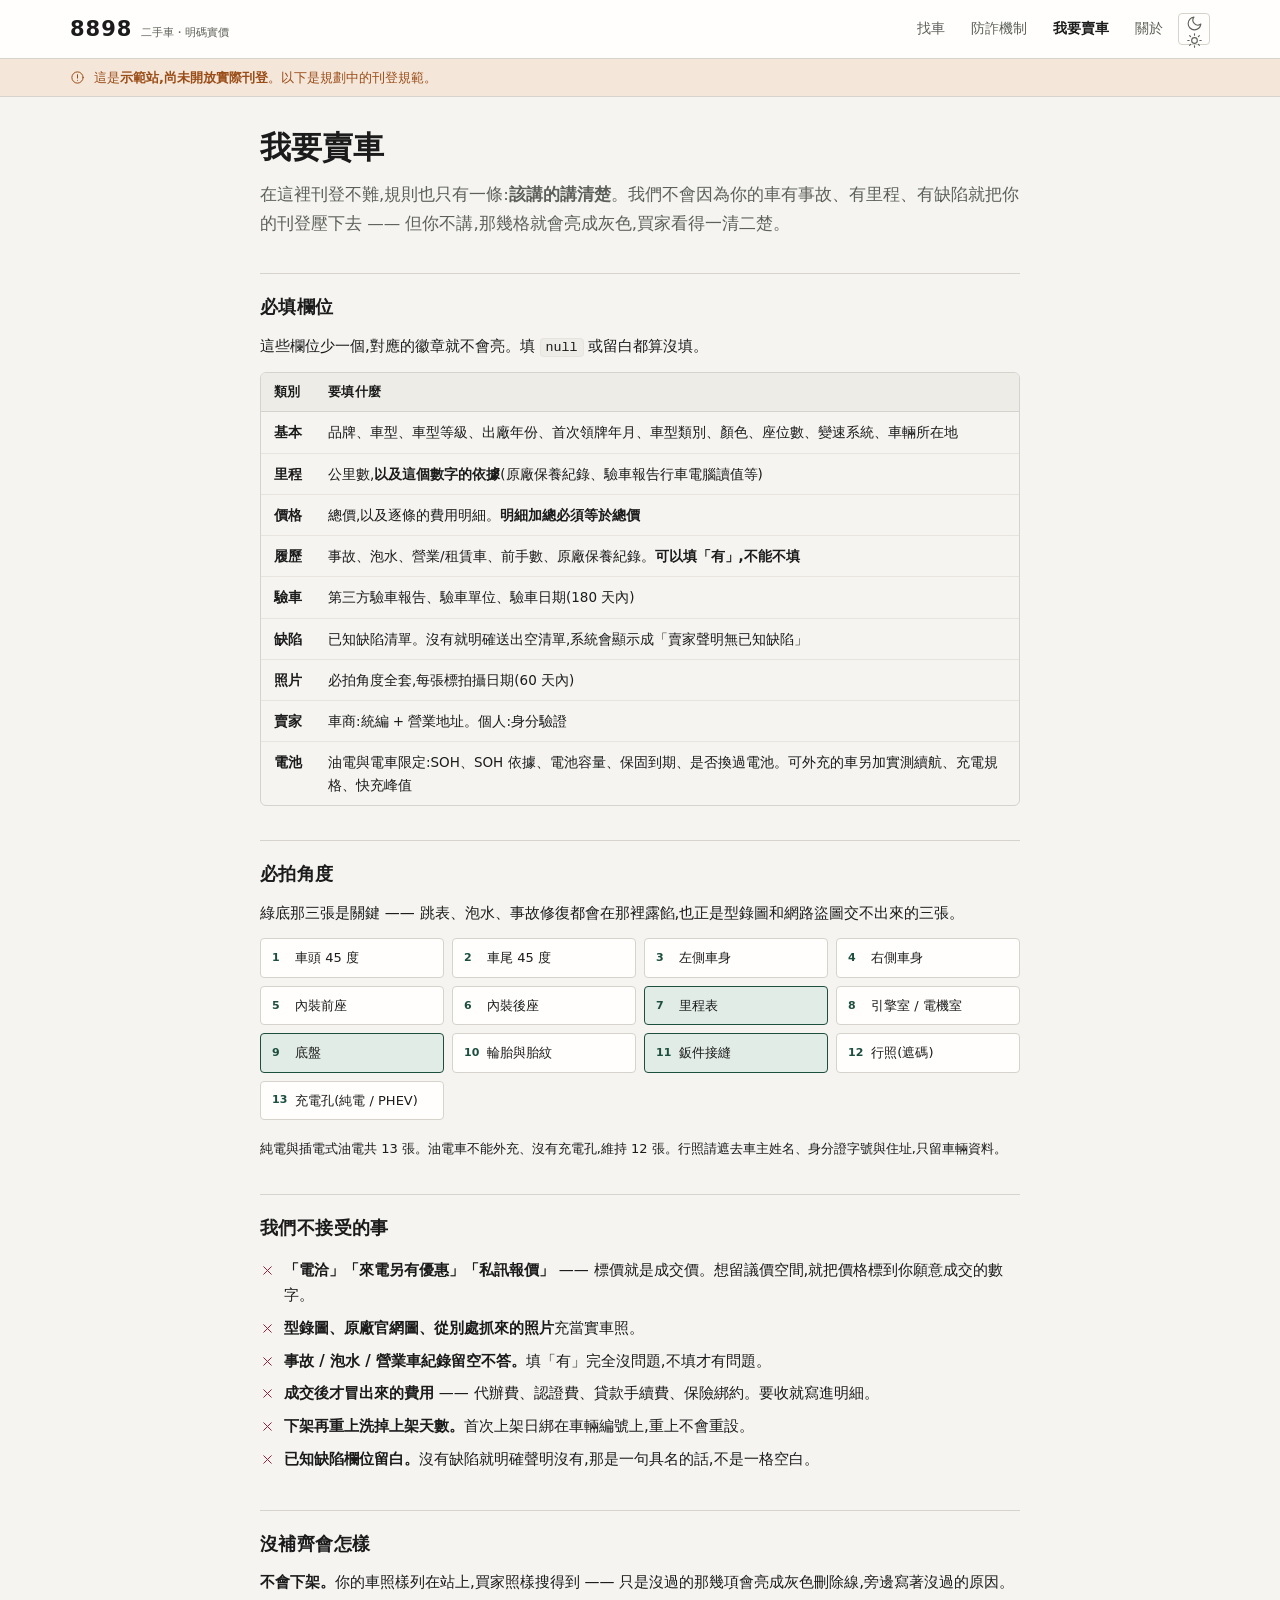
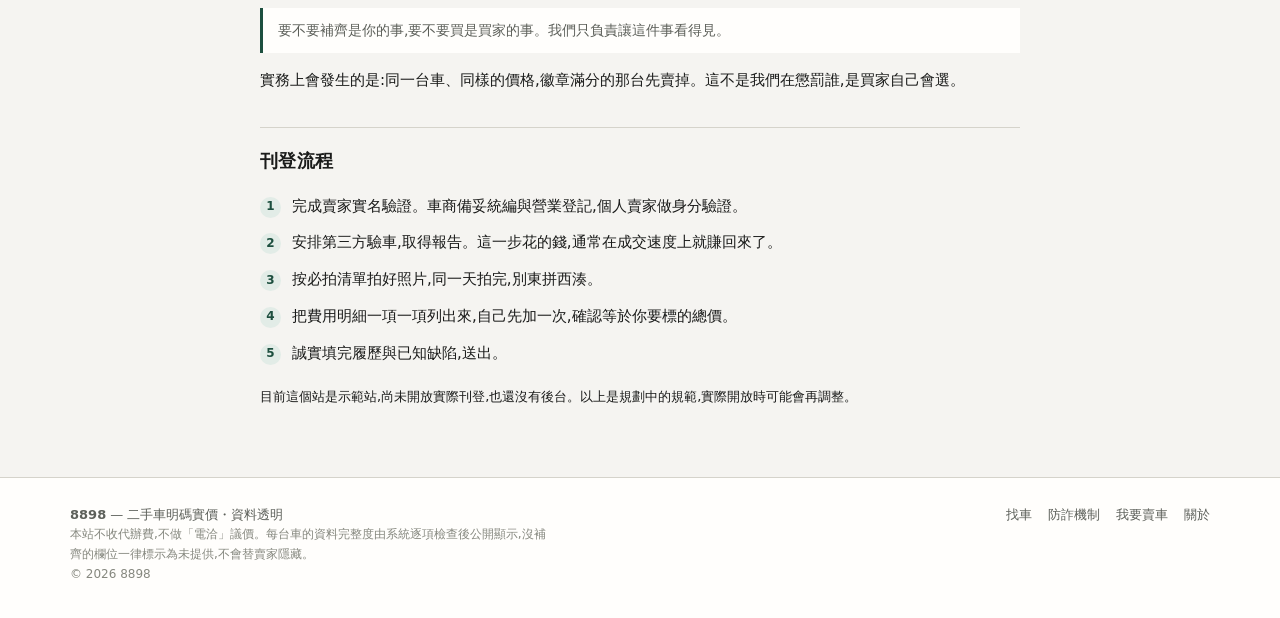
<file: sell/index.html>
<!DOCTYPE html>
<html lang="zh-Hant-TW">
<head>
<meta charset="utf-8">
<meta name="viewport" content="width=device-width, initial-scale=1">
<title>我要賣車 — 刊登規範 — 8898</title>
<meta name="description" content="刊登必填欄位、必拍 13 個角度、以及這裡不接受的幾件事。">
<meta name="color-scheme" content="light dark">
<meta name="theme-color" content="#f5f4f1" media="(prefers-color-scheme: light)">
<meta name="theme-color" content="#131512" media="(prefers-color-scheme: dark)">
<link rel="icon" href="data:image/svg+xml,%3Csvg xmlns='http://www.w3.org/2000/svg' viewBox='0 0 64 64'%3E%3Crect width='64' height='64' rx='13' fill='%231d4f3f'/%3E%3Ctext x='32' y='44' font-family='sans-serif' font-size='29' font-weight='700' fill='%23ffffff' text-anchor='middle'%3E88%3C/text%3E%3C/svg%3E">
<link rel="stylesheet" href="../assets/style.css?v=20260809">
<script>
  (function () {
    try {
      var t = localStorage.getItem('theme8898');
      if (t) document.documentElement.setAttribute('data-theme', t);
    } catch (e) {}
  })();
</script>
</head>
<body>

<header class="site-head">
  <div class="wrap">
    <a class="logo" href="../index.html">8898<em>二手車・明碼實價</em></a>
    <nav class="site-nav">
      <a href="../index.html">找車</a>
      <a href="../how-it-works/index.html">防詐機制</a>
      <a href="../sell/index.html" aria-current="page">我要賣車</a>
      <a href="../about/index.html">關於</a>
      <button class="icon-btn" data-theme-toggle type="button" aria-label="切換深淺色">
        <svg class="ico moon" viewBox="0 0 24 24" aria-hidden="true"><path d="M21 12.8A9 9 0 1 1 11.2 3a7 7 0 0 0 9.8 9.8Z"/></svg>
        <svg class="ico sun" viewBox="0 0 24 24" aria-hidden="true"><circle cx="12" cy="12" r="4"/><path d="M12 2.5v2M12 19.5v2M2.5 12h2M19.5 12h2M5.1 5.1l1.4 1.4M17.5 17.5l1.4 1.4M18.9 5.1l-1.4 1.4M6.5 17.5l-1.4 1.4"/></svg>
      </button>
    </nav>
  </div>
</header>

<div class="demo-banner" data-demo-banner hidden>
  <div class="wrap">
    <svg class="ico" viewBox="0 0 24 24" aria-hidden="true"><circle cx="12" cy="12" r="9"/><path d="M12 7.5v5.5M12 16.5v.01"/></svg>
    <p>這是<strong>示範站,尚未開放實際刊登</strong>。以下是規劃中的刊登規範。</p>
  </div>
</div>

<main class="wrap-narrow prose">

  <h1>我要賣車</h1>

  <p class="lead">
    在這裡刊登不難,規則也只有一條:<strong>該講的講清楚</strong>。我們不會因為你的車有事故、有里程、有缺陷就把你的刊登壓下去 —— 但你不講,那幾格就會亮成灰色,買家看得一清二楚。
  </p>

  <h2>必填欄位</h2>
  <p>這些欄位少一個,對應的徽章就不會亮。填 <code>null</code> 或留白都算沒填。</p>

  <div class="rule-table">
    <table>
      <thead><tr><th>類別</th><th>要填什麼</th></tr></thead>
      <tbody>
        <tr><td>基本</td><td>品牌、車型、車型等級、出廠年份、首次領牌年月、車型類別、顏色、座位數、變速系統、車輛所在地</td></tr>
        <tr><td>里程</td><td>公里數,<strong>以及這個數字的依據</strong>(原廠保養紀錄、驗車報告行車電腦讀值等)</td></tr>
        <tr><td>價格</td><td>總價,以及逐條的費用明細。<strong>明細加總必須等於總價</strong></td></tr>
        <tr><td>履歷</td><td>事故、泡水、營業/租賃車、前手數、原廠保養紀錄。<strong>可以填「有」,不能不填</strong></td></tr>
        <tr><td>驗車</td><td>第三方驗車報告、驗車單位、驗車日期(180 天內)</td></tr>
        <tr><td>缺陷</td><td>已知缺陷清單。沒有就明確送出空清單,系統會顯示成「賣家聲明無已知缺陷」</td></tr>
        <tr><td>照片</td><td>必拍角度全套,每張標拍攝日期(60 天內)</td></tr>
        <tr><td>賣家</td><td>車商:統編 + 營業地址。個人:身分驗證</td></tr>
        <tr><td>電池</td><td>油電與電車限定:SOH、SOH 依據、電池容量、保固到期、是否換過電池。可外充的車另加實測續航、充電規格、快充峰值</td></tr>
      </tbody>
    </table>
  </div>

  <h2>必拍角度</h2>
  <p>
    綠底那三張是關鍵 —— 跳表、泡水、事故修復都會在那裡露餡,也正是型錄圖和網路盜圖交不出來的三張。
  </p>

  <ul class="angle-grid">
    <li><span class="n">1</span>車頭 45 度</li>
    <li><span class="n">2</span>車尾 45 度</li>
    <li><span class="n">3</span>左側車身</li>
    <li><span class="n">4</span>右側車身</li>
    <li><span class="n">5</span>內裝前座</li>
    <li><span class="n">6</span>內裝後座</li>
    <li class="key"><span class="n">7</span>里程表</li>
    <li><span class="n">8</span>引擎室 / 電機室</li>
    <li class="key"><span class="n">9</span>底盤</li>
    <li><span class="n">10</span>輪胎與胎紋</li>
    <li class="key"><span class="n">11</span>鈑件接縫</li>
    <li><span class="n">12</span>行照(遮碼)</li>
    <li><span class="n">13</span>充電孔(純電 / PHEV)</li>
  </ul>

  <p class="small muted">
    純電與插電式油電共 13 張。油電車不能外充、沒有充電孔,維持 12 張。行照請遮去車主姓名、身分證字號與住址,只留車輛資料。
  </p>

  <h2>我們不接受的事</h2>
  <ul class="bullets no">
    <li><svg class="ico" viewBox="0 0 24 24"><path d="M6 6l12 12M18 6L6 18"/></svg><span><strong>「電洽」「來電另有優惠」「私訊報價」</strong> —— 標價就是成交價。想留議價空間,就把價格標到你願意成交的數字。</span></li>
    <li><svg class="ico" viewBox="0 0 24 24"><path d="M6 6l12 12M18 6L6 18"/></svg><span><strong>型錄圖、原廠官網圖、從別處抓來的照片</strong>充當實車照。</span></li>
    <li><svg class="ico" viewBox="0 0 24 24"><path d="M6 6l12 12M18 6L6 18"/></svg><span><strong>事故 / 泡水 / 營業車紀錄留空不答。</strong>填「有」完全沒問題,不填才有問題。</span></li>
    <li><svg class="ico" viewBox="0 0 24 24"><path d="M6 6l12 12M18 6L6 18"/></svg><span><strong>成交後才冒出來的費用</strong> —— 代辦費、認證費、貸款手續費、保險綁約。要收就寫進明細。</span></li>
    <li><svg class="ico" viewBox="0 0 24 24"><path d="M6 6l12 12M18 6L6 18"/></svg><span><strong>下架再重上洗掉上架天數。</strong>首次上架日綁在車輛編號上,重上不會重設。</span></li>
    <li><svg class="ico" viewBox="0 0 24 24"><path d="M6 6l12 12M18 6L6 18"/></svg><span><strong>已知缺陷欄位留白。</strong>沒有缺陷就明確聲明沒有,那是一句具名的話,不是一格空白。</span></li>
  </ul>

  <h2>沒補齊會怎樣</h2>
  <p>
    <strong>不會下架。</strong>你的車照樣列在站上,買家照樣搜得到 —— 只是沒過的那幾項會亮成灰色刪除線,旁邊寫著沒過的原因。
  </p>
  <blockquote>
    要不要補齊是你的事,要不要買是買家的事。我們只負責讓這件事看得見。
  </blockquote>
  <p>
    實務上會發生的是:同一台車、同樣的價格,徽章滿分的那台先賣掉。這不是我們在懲罰誰,是買家自己會選。
  </p>

  <h2>刊登流程</h2>
  <ol class="steps">
    <li><span>完成賣家實名驗證。車商備妥統編與營業登記,個人賣家做身分驗證。</span></li>
    <li><span>安排第三方驗車,取得報告。這一步花的錢,通常在成交速度上就賺回來了。</span></li>
    <li><span>按必拍清單拍好照片,同一天拍完,別東拼西湊。</span></li>
    <li><span>把費用明細一項一項列出來,自己先加一次,確認等於你要標的總價。</span></li>
    <li><span>誠實填完履歷與已知缺陷,送出。</span></li>
  </ol>

  <p class="small muted">
    目前這個站是示範站,尚未開放實際刊登,也還沒有後台。以上是規劃中的規範,實際開放時可能會再調整。
  </p>

</main>

<footer class="site-foot">
  <div class="wrap">
    <div>
      <p><strong>8898</strong> — 二手車明碼實價・資料透明</p>
      <p class="disclaimer">
        本站不收代辦費,不做「電洽」議價。每台車的資料完整度由系統逐項檢查後公開顯示,沒補齊的欄位一律標示為未提供,不會替賣家隱藏。
      </p>
      <p class="tiny faint">© <span data-year></span> 8898</p>
    </div>
    <nav>
      <a href="../index.html">找車</a>
      <a href="../how-it-works/index.html">防詐機制</a>
      <a href="../sell/index.html">我要賣車</a>
      <a href="../about/index.html">關於</a>
    </nav>
  </div>
</footer>

<script src="../data/cars.js?v=20260809"></script>
<script src="../assets/core.js?v=20260809"></script>
</body>
</html>
</file>
<file: assets/style.css>
/* =============================================================================
 * 8898 設計系統
 *
 * 立場:這是一份資料表,不是一張廣告。
 * 所以 —— 不用大圖橫幅、不用跑馬燈、不用漸層按鈕、不用陰影堆卡片、不用 emoji。
 * 資訊密度高、對齊嚴謹、髮絲線分隔。看起來像檢驗報告,而不是像促銷 DM。
 * 圖示一律 inline SVG(stroke-only),沒有任何外部 CDN 依賴。
 * ========================================================================== */

/* ------------------------------------------------------------------ 重置 -- */

*, *::before, *::after { box-sizing: border-box; }
html { -webkit-text-size-adjust: 100%; }
body, h1, h2, h3, h4, p, figure, ul, ol, dl, dd, table { margin: 0; }
ul, ol { padding: 0; list-style: none; }
img, svg { display: block; max-width: 100%; }
button, input, select, textarea { font: inherit; color: inherit; }
table { border-collapse: collapse; width: 100%; }
a { color: inherit; }

/* ------------------------------------------------------------ 設計 token -- */

:root {
  --bg:         #f5f4f1;
  --surface:    #fffefc;
  --surface-2:  #edece7;
  --line:       #d5d3cb;
  --hair:       #e6e4dd;
  --ink:        #1a1b1a;
  --muted:      #5d605a;
  --faint:      #86887f;
  --brand:      #1d4f3f;
  --brand-soft: #e2ece7;
  --brand-ink:  #ffffff;
  --accent:     #9a4c17;
  --accent-soft:#f4e7da;
  --danger:     #97203c;
  --danger-soft:#f7e3e8;
  --ok:         #1c6b40;

  --r:      6px;
  --r-sm:   4px;
  --maxw:   1180px;
  --sans:   "PingFang TC", "Noto Sans TC", "Microsoft JhengHei",
            system-ui, -apple-system, "Segoe UI", sans-serif;
}

@media (prefers-color-scheme: dark) {
  :root:not([data-theme="light"]) {
    --bg:         #131512;
    --surface:    #1a1d19;
    --surface-2:  #22261f;
    --line:       #363b31;
    --hair:       #2a2e26;
    --ink:        #e9eae4;
    --muted:      #a3a79c;
    --faint:      #7d8176;
    --brand:      #6cc79f;
    --brand-soft: #1b2f26;
    --brand-ink:  #0c1310;
    --accent:     #d99a5b;
    --accent-soft:#2e2418;
    --danger:     #e8798f;
    --danger-soft:#301a20;
    --ok:         #6cc79f;
  }
}

:root[data-theme="dark"] {
  --bg:         #131512;
  --surface:    #1a1d19;
  --surface-2:  #22261f;
  --line:       #363b31;
  --hair:       #2a2e26;
  --ink:        #e9eae4;
  --muted:      #a3a79c;
  --faint:      #7d8176;
  --brand:      #6cc79f;
  --brand-soft: #1b2f26;
  --brand-ink:  #0c1310;
  --accent:     #d99a5b;
  --accent-soft:#2e2418;
  --danger:     #e8798f;
  --danger-soft:#301a20;
  --ok:         #6cc79f;
}

/* ------------------------------------------------------------------ 基礎 -- */

body {
  background: var(--bg);
  color: var(--ink);
  font-family: var(--sans);
  font-size: 15px;
  line-height: 1.65;
  -webkit-font-smoothing: antialiased;
}

.wrap { max-width: var(--maxw); margin: 0 auto; padding: 0 20px; }
.wrap-narrow { max-width: 760px; margin: 0 auto; padding: 0 20px; }

.num { font-variant-numeric: tabular-nums; }
.muted { color: var(--muted); }
.faint { color: var(--faint); }
.small { font-size: 13px; }
.tiny  { font-size: 12px; }

:focus-visible {
  outline: 2px solid var(--brand);
  outline-offset: 2px;
  border-radius: var(--r-sm);
}

.ico {
  width: 1em; height: 1em;
  stroke: currentColor; stroke-width: 1.6;
  fill: none; stroke-linecap: round; stroke-linejoin: round;
  flex: none;
}

.sr-only {
  position: absolute; width: 1px; height: 1px;
  padding: 0; margin: -1px; overflow: hidden;
  clip: rect(0 0 0 0); white-space: nowrap; border: 0;
}

/* ------------------------------------------------------------------ 頁首 -- */

.site-head {
  border-bottom: 1px solid var(--line);
  background: var(--surface);
  position: sticky; top: 0; z-index: 30;
}
.site-head .wrap {
  display: flex; align-items: center; gap: 24px;
  min-height: 58px;
}

.logo {
  font-size: 21px; font-weight: 700; letter-spacing: 1px;
  text-decoration: none; color: var(--ink);
  display: flex; align-items: baseline; gap: 9px;
}
.logo em {
  font-style: normal; font-size: 11px; font-weight: 500;
  letter-spacing: 0; color: var(--muted);
}

.site-nav { display: flex; gap: 4px; margin-left: auto; align-items: center; }
.site-nav a {
  text-decoration: none; color: var(--muted);
  padding: 6px 11px; border-radius: var(--r-sm); font-size: 14px;
}
.site-nav a:hover { color: var(--ink); background: var(--surface-2); }
.site-nav a[aria-current="page"] { color: var(--ink); font-weight: 600; }

.icon-btn {
  background: none; border: 1px solid var(--line);
  border-radius: var(--r-sm); cursor: pointer;
  width: 32px; height: 32px;
  display: grid; place-items: center; color: var(--muted);
}
.icon-btn:hover { color: var(--ink); border-color: var(--ink); }
.icon-btn .ico { width: 17px; height: 17px; }
:root[data-theme="dark"] .icon-btn .sun,
:root:not([data-theme="light"]) .icon-btn .sun { display: block; }
.icon-btn .sun { display: none; }
.icon-btn .moon { display: block; }
:root[data-theme="dark"] .icon-btn .moon { display: none; }
@media (prefers-color-scheme: dark) {
  :root:not([data-theme="light"]) .icon-btn .moon { display: none; }
  :root:not([data-theme="light"]) .icon-btn .sun  { display: block; }
}
:root[data-theme="light"] .icon-btn .moon { display: block; }
:root[data-theme="light"] .icon-btn .sun  { display: none; }

/* -------------------------------------------------------------- 示範橫幅 -- */

.demo-banner {
  background: var(--accent-soft);
  border-bottom: 1px solid var(--line);
  color: var(--accent);
  font-size: 13px;
  padding: 8px 0;
}
.demo-banner .wrap { display: flex; gap: 9px; align-items: flex-start; }
.demo-banner .ico { width: 15px; height: 15px; margin-top: 3px; }

/* ------------------------------------------------------------------ 區塊 -- */

.section { padding: 34px 0; }
.section-head {
  display: flex; align-items: baseline; gap: 14px;
  flex-wrap: wrap; margin-bottom: 18px;
}
.section-head h2 { font-size: 19px; letter-spacing: .5px; }

.hero {
  border-bottom: 1px solid var(--line);
  background: var(--surface);
  padding: 40px 0 34px;
}
.hero h1 {
  font-size: clamp(24px, 4vw, 34px);
  line-height: 1.35; letter-spacing: .5px; max-width: 22em;
}
.hero p { color: var(--muted); max-width: 46em; margin-top: 12px; }

.pledge {
  display: grid; gap: 1px; margin-top: 26px;
  grid-template-columns: repeat(auto-fit, minmax(210px, 1fr));
  background: var(--line); border: 1px solid var(--line);
  border-radius: var(--r); overflow: hidden;
}
.pledge div { background: var(--surface); padding: 14px 16px; }
.pledge dt { font-weight: 600; font-size: 14px; margin-bottom: 3px; }
.pledge dd { color: var(--muted); font-size: 13px; margin: 0; }

/* ------------------------------------------------------------------ 按鈕 -- */

.btn {
  display: inline-flex; align-items: center; gap: 7px;
  padding: 8px 15px; border-radius: var(--r-sm);
  border: 1px solid var(--line); background: var(--surface);
  color: var(--ink); text-decoration: none; cursor: pointer;
  font-size: 14px;
}
.btn:hover { border-color: var(--ink); }
.btn-primary {
  background: var(--brand); border-color: var(--brand); color: var(--brand-ink);
  font-weight: 600;
}
.btn-primary:hover { filter: brightness(1.1); border-color: var(--brand); }
.btn-ghost { border-color: transparent; color: var(--muted); }
.btn-ghost:hover { color: var(--ink); border-color: var(--line); }

/* ------------------------------------------------------------------ 篩選 -- */

.filters {
  background: var(--surface);
  border: 1px solid var(--line);
  border-radius: var(--r);
  padding: 16px;
}
.filter-row {
  display: grid; gap: 12px;
  grid-template-columns: repeat(auto-fit, minmax(148px, 1fr));
}
.filter-row + .filter-row { margin-top: 12px; }

.field { display: flex; flex-direction: column; gap: 5px; min-width: 0; }
.field > label { font-size: 12px; color: var(--muted); letter-spacing: .3px; }
.field select, .field input {
  width: 100%; padding: 7px 9px;
  border: 1px solid var(--line); border-radius: var(--r-sm);
  background: var(--bg); color: var(--ink); font-size: 14px;
}
.field-wide { grid-column: 1 / -1; }

.checks {
  display: flex; flex-wrap: wrap; gap: 8px;
  margin-top: 14px; padding-top: 14px; border-top: 1px solid var(--hair);
}
.check {
  display: inline-flex; align-items: center; gap: 6px;
  padding: 5px 11px; border: 1px solid var(--line);
  border-radius: 999px; cursor: pointer; font-size: 13px;
  color: var(--muted); user-select: none;
}
.check input { margin: 0; accent-color: var(--brand); }
.check:hover { color: var(--ink); border-color: var(--ink); }
.check:has(input:checked) {
  background: var(--brand-soft); border-color: var(--brand); color: var(--brand);
  font-weight: 600;
}

.ev-filters {
  margin-top: 14px; padding-top: 14px;
  border-top: 1px dashed var(--line);
}
.ev-filters > p {
  font-size: 12px; color: var(--brand); font-weight: 600;
  margin-bottom: 10px; letter-spacing: .3px;
}
.ev-filters[hidden] { display: none; }

.result-bar {
  display: flex; align-items: center; gap: 14px;
  flex-wrap: wrap; margin: 20px 0 14px;
}
.result-bar .count { font-weight: 600; }
.result-bar .spacer { margin-left: auto; }
.result-bar .field { min-width: 150px; }

/* ------------------------------------------------------------ 車輛卡片 -- */

.car-grid {
  display: grid; gap: 16px;
  grid-template-columns: repeat(auto-fill, minmax(288px, 1fr));
}

.car-card {
  background: var(--surface);
  border: 1px solid var(--line);
  border-radius: var(--r);
  overflow: hidden;
  display: flex; flex-direction: column;
  text-decoration: none; color: inherit;
}
.car-card:hover { border-color: var(--ink); }

.car-card .thumb { position: relative; background: var(--surface-2); }
.car-card .thumb img { width: 100%; aspect-ratio: 4 / 3; object-fit: cover; }
.car-card .thumb .flag {
  position: absolute; left: 8px; top: 8px;
  background: var(--surface); border: 1px solid var(--line);
  border-radius: var(--r-sm); padding: 2px 8px;
  font-size: 11px; font-weight: 600; letter-spacing: .5px;
}
.car-card .thumb .flag.ev { background: var(--brand); color: var(--brand-ink); border-color: var(--brand); }
.car-card .thumb .shot {
  position: absolute; right: 8px; bottom: 8px;
  background: rgba(0,0,0,.62); color: #fff;
  border-radius: var(--r-sm); padding: 2px 7px; font-size: 11px;
}

.car-card .body { padding: 13px 14px 14px; display: flex; flex-direction: column; gap: 9px; flex: 1; }
.car-card h3 { font-size: 15.5px; line-height: 1.4; }
.car-card h3 span { color: var(--muted); font-weight: 400; font-size: 13.5px; }

.price-line { display: flex; align-items: baseline; gap: 8px; flex-wrap: wrap; }
.price-line b { font-size: 25px; letter-spacing: -.5px; color: var(--brand); }
.price-line b i { font-style: normal; font-size: 14px; margin-left: 1px; }
.price-line .full { color: var(--muted); font-size: 12px; }
.price-line .drop {
  color: var(--accent); font-size: 12px; font-weight: 600;
  display: inline-flex; align-items: center; gap: 3px;
}

.spec-line {
  display: flex; flex-wrap: wrap; gap: 4px 10px;
  color: var(--muted); font-size: 13px;
}
.spec-line span { display: inline-flex; align-items: center; gap: 4px; }
.spec-line span + span::before {
  content: ""; width: 1px; height: 11px;
  background: var(--line); margin-right: 6px;
}

.card-foot {
  margin-top: auto; padding-top: 10px; border-top: 1px solid var(--hair);
  display: flex; align-items: center; gap: 10px; flex-wrap: wrap;
}

/* ------------------------------------------------------- 透明度徽章 ----- */

.score {
  display: inline-flex; align-items: center; gap: 6px;
  font-size: 12.5px; font-weight: 600;
}
.score .bar { display: flex; gap: 2px; }
.score .bar i {
  width: 13px; height: 4px; border-radius: 2px;
  background: var(--line); display: block;
}
.score .bar i.on { background: var(--brand); }
.score.perfect { color: var(--brand); }

.badges { display: flex; flex-wrap: wrap; gap: 5px; }

.badge {
  display: inline-flex; align-items: center; gap: 4px;
  padding: 2px 8px; border-radius: 999px;
  font-size: 11.5px; line-height: 1.7; white-space: nowrap;
  border: 1px solid transparent;
}
.badge .ico { width: 12px; height: 12px; stroke-width: 2.2; }

.badge.pass {
  background: var(--brand-soft); color: var(--brand);
  border-color: color-mix(in srgb, var(--brand) 30%, transparent);
  font-weight: 600;
}
/* 沒通過的不藏起來 —— 這是整站最重要的一條規則。
   灰掉、劃掉、標「未提供」,讓買家一眼看見賣家在閃躲什麼。 */
.badge.fail {
  background: transparent; color: var(--faint);
  border-color: var(--line); border-style: dashed;
}
.badge.fail .label { text-decoration: line-through; text-decoration-thickness: 1px; }

/* ------------------------------------------------------------ 空結果 ---- */

.empty {
  border: 1px dashed var(--line); border-radius: var(--r);
  padding: 46px 20px; text-align: center; color: var(--muted);
}
.empty p { margin-bottom: 12px; }
.empty.standalone { margin: 60px 0; }

.mt { margin-top: 12px; }

/* =========================================================== 車輛詳情頁 == */

.breadcrumb {
  padding: 14px 0; font-size: 13px; color: var(--muted);
  display: flex; gap: 7px; align-items: center; flex-wrap: wrap;
}
.breadcrumb a { text-decoration: none; }
.breadcrumb a:hover { text-decoration: underline; }

.detail-head { padding-bottom: 18px; border-bottom: 1px solid var(--line); }
.detail-head h1 { font-size: clamp(20px, 3.2vw, 27px); line-height: 1.35; }
.detail-head .sub {
  color: var(--muted); margin-top: 6px;
  display: flex; gap: 4px 12px; flex-wrap: wrap; font-size: 13.5px;
}

.detail-grid {
  display: grid; gap: 26px; padding: 24px 0 50px;
  grid-template-columns: minmax(0, 1.55fr) minmax(0, 1fr);
  align-items: start;
}

.panel {
  background: var(--surface); border: 1px solid var(--line);
  border-radius: var(--r); overflow: hidden;
}
.panel + .panel { margin-top: 18px; }
.panel > h2 {
  font-size: 14px; letter-spacing: .6px; padding: 11px 15px;
  border-bottom: 1px solid var(--line); background: var(--surface-2);
}
.panel > h2 small { font-weight: 400; color: var(--muted); margin-left: 7px; letter-spacing: 0; }
.panel .pad { padding: 15px; }

/* -- 相簿 ----------------------------------------------------------------- */

.gallery-main { position: relative; background: var(--surface-2); }
.gallery-main img { width: 100%; aspect-ratio: 4 / 3; object-fit: cover; }
.gallery-main .cap {
  position: absolute; left: 0; right: 0; bottom: 0;
  background: linear-gradient(transparent, rgba(0,0,0,.55) 45%, rgba(0,0,0,.8));
  color: #fff; padding: 30px 14px 10px; font-size: 13px;
  display: flex; justify-content: space-between; gap: 12px; flex-wrap: wrap;
}
.thumbs {
  display: grid; gap: 6px; padding: 10px;
  grid-template-columns: repeat(auto-fill, minmax(74px, 1fr));
}
.thumbs button {
  padding: 0; border: 1px solid var(--line); border-radius: var(--r-sm);
  background: none; cursor: pointer; overflow: hidden; line-height: 0;
}
.thumbs button[aria-current="true"] { border-color: var(--brand); border-width: 2px; }
.thumbs img { width: 100%; aspect-ratio: 4 / 3; object-fit: cover; }

.photo-audit {
  padding: 11px 15px; border-top: 1px solid var(--hair);
  font-size: 12.5px; color: var(--muted);
}
.photo-audit b { color: var(--danger); }

/* -- 價格 ----------------------------------------------------------------- */

.price-box { padding: 16px 15px; border-bottom: 1px solid var(--hair); }
.price-box .big {
  font-size: 40px; font-weight: 700; letter-spacing: -1px;
  color: var(--brand); line-height: 1.1;
}
.price-box .big i { font-style: normal; font-size: 18px; margin-left: 2px; }
.price-box .exact { color: var(--muted); font-size: 13.5px; margin-top: 3px; }
.price-box .claim {
  margin-top: 10px; font-size: 12.5px; color: var(--brand);
  background: var(--brand-soft); border-radius: var(--r-sm);
  padding: 7px 10px; display: flex; gap: 7px; align-items: flex-start;
}
.price-box .claim .ico { width: 14px; height: 14px; margin-top: 3px; }

.cost-table td, .cost-table th { padding: 8px 15px; border-top: 1px solid var(--hair); font-size: 13.5px; }
.cost-table th { text-align: left; font-weight: 400; }
.cost-table td { text-align: right; white-space: nowrap; }
.cost-table .note { display: block; color: var(--faint); font-size: 12px; margin-top: 1px; }
.cost-table .zero td { color: var(--faint); }
.cost-table tfoot th, .cost-table tfoot td {
  font-weight: 700; border-top: 1.5px solid var(--line); background: var(--surface-2);
}
.cost-mismatch {
  margin: 0; padding: 10px 15px; background: var(--danger-soft);
  color: var(--danger); font-size: 13px; font-weight: 600;
  border-top: 1px solid var(--line);
}

/* -- 價格時間軸 ----------------------------------------------------------- */

.timeline { padding: 4px 15px 14px; }
.timeline li {
  display: grid; grid-template-columns: 88px 1fr auto;
  gap: 10px; align-items: baseline;
  padding: 7px 0; border-bottom: 1px solid var(--hair); font-size: 13.5px;
}
.timeline li:last-child { border-bottom: 0; }
.timeline .date { color: var(--muted); font-size: 12.5px; }
.timeline .delta { font-size: 12.5px; font-weight: 600; }
.timeline .delta.down { color: var(--ok); }
.timeline .delta.up   { color: var(--danger); }
.timeline .delta.first { color: var(--faint); font-weight: 400; }

/* -- 規格 / 履歷表 -------------------------------------------------------- */

.kv { width: 100%; }
.kv th, .kv td {
  padding: 8px 15px; border-top: 1px solid var(--hair);
  font-size: 13.5px; vertical-align: top;
}
.kv tr:first-child th, .kv tr:first-child td { border-top: 0; }
.kv th { text-align: left; font-weight: 400; color: var(--muted); width: 38%; }
.kv td { font-weight: 500; }
.kv td.unknown { color: var(--faint); font-weight: 400; font-style: italic; }
.kv td .src { display: block; color: var(--faint); font-size: 12px; font-weight: 400; font-style: normal; margin-top: 1px; }
.kv td .src.bad { color: var(--danger); }

.tag {
  display: inline-block; padding: 1px 8px; border-radius: 999px;
  font-size: 12px; font-weight: 600; border: 1px solid transparent;
}
.tag.no  { background: var(--brand-soft); color: var(--brand); border-color: color-mix(in srgb, var(--brand) 28%, transparent); }
.tag.yes { background: var(--danger-soft); color: var(--danger); border-color: color-mix(in srgb, var(--danger) 28%, transparent); }
.tag.na  { background: transparent; color: var(--faint); border-color: var(--line); border-style: dashed; }
/* 中性事實,不用顏色暗示好壞(例如「換過電池」既非優點也非缺點) */
.tag.info { background: var(--surface-2); color: var(--muted); border-color: var(--line); }

/* -- 電池 ----------------------------------------------------------------- */

.soh { display: flex; align-items: center; gap: 10px; }
.soh .track {
  flex: 1; height: 7px; border-radius: 4px;
  background: var(--surface-2); overflow: hidden; min-width: 70px;
  border: 1px solid var(--hair);
}
.soh .fill { height: 100%; background: var(--brand); }
.soh .val { font-weight: 700; font-size: 15px; }

/* -- 已知缺陷 ------------------------------------------------------------- */

.issues { padding: 12px 15px; }
.issues li {
  display: flex; gap: 9px; padding: 5px 0; font-size: 13.5px;
  border-bottom: 1px solid var(--hair);
}
.issues li:last-child { border-bottom: 0; }
.issues li .ico { width: 15px; height: 15px; margin-top: 4px; color: var(--accent); }
.issues.none li .ico { color: var(--brand); }

/* -- 透明度檢核表 --------------------------------------------------------- */

.checklist li {
  display: grid; grid-template-columns: 20px 1fr;
  gap: 10px; padding: 11px 15px; border-top: 1px solid var(--hair);
}
.checklist li:first-child { border-top: 0; }
.checklist .mark { margin-top: 3px; }
.checklist .mark .ico { width: 17px; height: 17px; stroke-width: 2.2; }
.checklist .pass .mark { color: var(--brand); }
.checklist .fail .mark { color: var(--faint); }
.checklist .name { display: block; font-weight: 600; font-size: 14px; }
.checklist .fail .name {
  color: var(--faint);
  text-decoration: line-through; text-decoration-thickness: 1px;
  width: fit-content;   /* 刪除線只劃過項目名,不要拖過整行空白 */
}
.checklist .why { display: block; font-size: 12.5px; color: var(--muted); margin-top: 2px; }
.checklist .fail .why { color: var(--accent); }

.score-head {
  padding: 13px 15px; border-bottom: 1px solid var(--hair);
  display: flex; align-items: center; justify-content: space-between; gap: 12px;
}
.score-head .n { font-size: 24px; font-weight: 700; }
.score-head .n small { font-size: 14px; font-weight: 400; color: var(--muted); }

/* -- 賣家 ----------------------------------------------------------------- */

.seller-name { font-size: 15.5px; font-weight: 700; display: flex; align-items: center; gap: 7px; }
.seller-name .ico { width: 16px; height: 16px; color: var(--brand); }
.seller-warn {
  background: var(--danger-soft); color: var(--danger);
  border-radius: var(--r-sm); padding: 9px 11px;
  font-size: 12.5px; margin-top: 10px;
  display: flex; gap: 8px; align-items: flex-start;
}
.seller-warn .ico { width: 15px; height: 15px; margin-top: 3px; }

/* =============================================================== 內容頁 == */

.prose { padding: 30px 0 56px; }
.prose h1 { font-size: clamp(23px, 3.6vw, 31px); line-height: 1.35; margin-bottom: 12px; }
.prose h2 {
  font-size: 18px; margin: 34px 0 12px; padding-top: 18px;
  border-top: 1px solid var(--line); letter-spacing: .4px;
}
.prose h3 { font-size: 15px; margin: 20px 0 6px; }
.prose p  { margin-bottom: 13px; color: var(--ink); }
.prose p.lead { font-size: 16.5px; color: var(--muted); line-height: 1.75; }
.prose ul.bullets { margin: 0 0 15px; }
.prose ul.bullets li {
  display: flex; gap: 9px; padding: 4px 0; align-items: flex-start;
}
.prose ul.bullets li .ico { width: 15px; height: 15px; margin-top: 5px; color: var(--brand); }
.prose ul.bullets.no li .ico { color: var(--danger); }
.prose ol.steps { counter-reset: s; margin-bottom: 15px; }
.prose ol.steps li {
  counter-increment: s; display: flex; gap: 11px; padding: 6px 0; align-items: flex-start;
}
.prose ol.steps li::before {
  content: counter(s); flex: none;
  width: 21px; height: 21px; border-radius: 50%;
  background: var(--brand-soft); color: var(--brand);
  font-size: 12px; font-weight: 700;
  display: grid; place-items: center; margin-top: 3px;
}
.prose a { color: var(--brand); }
.prose code {
  font-family: ui-monospace, "Cascadia Mono", Consolas, monospace;
  font-size: .89em; background: var(--surface-2);
  border: 1px solid var(--hair); border-radius: var(--r-sm);
  padding: 1px 5px;
}
.prose h2[id] { scroll-margin-top: 74px; }
.prose blockquote {
  margin: 0 0 15px; padding: 11px 15px;
  border-left: 3px solid var(--brand); background: var(--surface);
  color: var(--muted); font-size: 14px;
}

/* 寬表格在自己的容器裡橫向捲動,不能讓整頁被撐開 */
.rule-table { margin: 6px 0 18px; border: 1px solid var(--line); border-radius: var(--r); overflow-x: auto; }
.rule-table table { font-size: 13.5px; min-width: 460px; }
.rule-table th, .rule-table td { padding: 9px 13px; border-top: 1px solid var(--hair); text-align: left; vertical-align: top; }
.rule-table thead th { background: var(--surface-2); border-top: 0; font-size: 12.5px; letter-spacing: .3px; }
.rule-table tbody tr:first-child td { border-top: 1px solid var(--line); }
.rule-table td:first-child { font-weight: 600; white-space: nowrap; }

.angle-grid {
  display: grid; gap: 8px; margin: 4px 0 18px;
  grid-template-columns: repeat(auto-fill, minmax(150px, 1fr));
}
.angle-grid li {
  display: flex; gap: 8px; align-items: center;
  border: 1px solid var(--line); border-radius: var(--r-sm);
  padding: 8px 11px; font-size: 13px; background: var(--surface);
}
.angle-grid li .n {
  font-size: 11px; color: var(--brand); font-weight: 700;
  min-width: 15px; font-variant-numeric: tabular-nums;
}
.angle-grid li.key { border-color: var(--brand); background: var(--brand-soft); }

/* ------------------------------------------------------------------ 頁尾 -- */

.site-foot {
  border-top: 1px solid var(--line);
  background: var(--surface);
  padding: 26px 0 34px;
  font-size: 13px; color: var(--muted);
}
.site-foot .wrap { display: flex; gap: 24px; flex-wrap: wrap; justify-content: space-between; }
.site-foot a { text-decoration: none; }
.site-foot a:hover { text-decoration: underline; }
.site-foot nav { display: flex; gap: 16px; flex-wrap: wrap; }
.site-foot .disclaimer { max-width: 40em; font-size: 12px; color: var(--faint); }

/* ------------------------------------------------------------------ 響應 -- */

@media (max-width: 900px) {
  .detail-grid { grid-template-columns: 1fr; gap: 18px; }
}

@media (max-width: 700px) {
  body { font-size: 14.5px; }
  /* 導覽列自己要能換行,否則它的 min-content 寬度會把整頁撐爆 */
  .site-head .wrap { gap: 8px; min-height: 0; padding-top: 7px; padding-bottom: 7px; }
  .site-nav { gap: 0; margin-left: auto; flex-wrap: wrap; justify-content: flex-end; row-gap: 2px; }
  .site-nav a { padding: 5px 8px; font-size: 13px; }
  .logo { font-size: 19px; }
  .logo em { display: none; }
  .hero { padding: 28px 0 24px; }
  .filter-row { grid-template-columns: repeat(auto-fit, minmax(130px, 1fr)); }
  .car-grid { grid-template-columns: 1fr; }
  .kv th { width: 42%; }
  .timeline li { grid-template-columns: 76px 1fr auto; }
  .price-box .big { font-size: 34px; }
}

@media (max-width: 420px) {
  .wrap, .wrap-narrow { padding: 0 14px; }
  .site-nav a { padding: 5px 6px; font-size: 12.5px; }
  .filter-row { grid-template-columns: 1fr 1fr; }
  .kv th, .kv td, .cost-table th, .cost-table td { padding: 7px 12px; }
}

@media print {
  .site-head, .site-foot, .filters, .thumbs, .demo-banner { display: none; }
  body { background: #fff; color: #000; }
}
</file>
